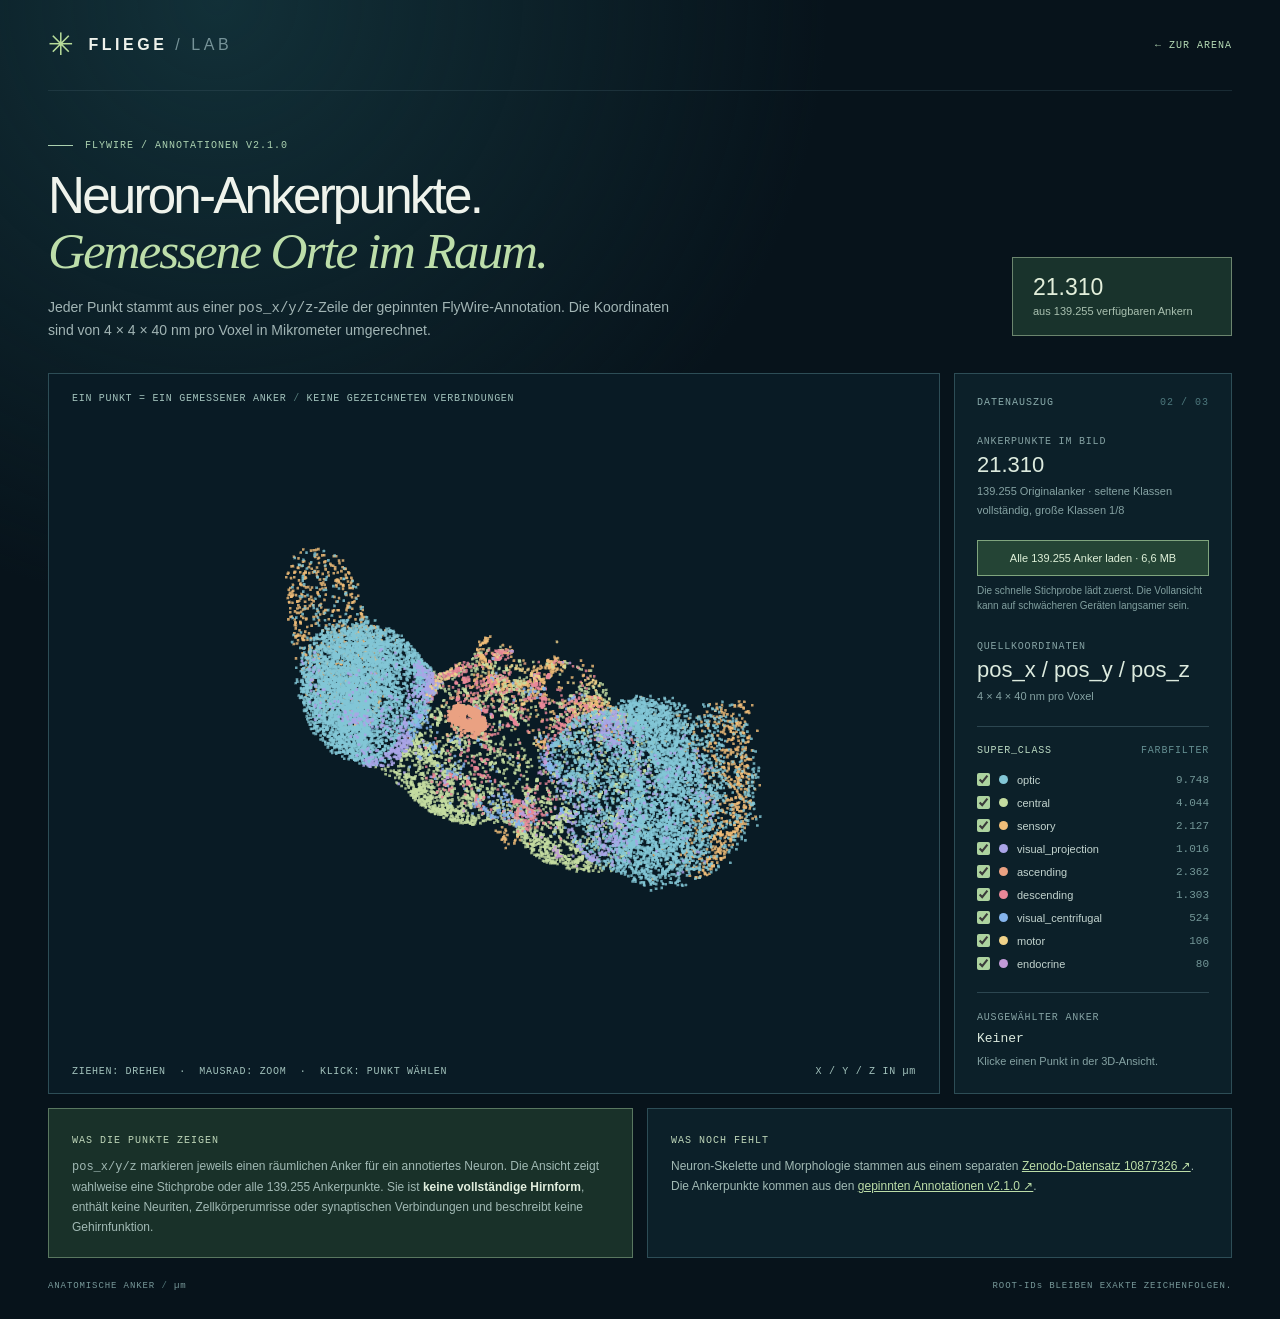
<file: app/brain.html>
<!doctype html>
<html lang="de">
  <head>
    <meta charset="utf-8" />
    <meta name="viewport" content="width=device-width, initial-scale=1" />
    <meta name="theme-color" content="#07131b" />
    <title>Neuron-Ankerpunkte · Fliege / Lab</title>
    <link rel="stylesheet" href="./style.css" />
    <link rel="stylesheet" href="./brain.css" />
  </head>
  <body>
    <main class="shell">
      <header class="topbar">
        <div class="brand"><span class="brand-icon">✳</span><span>FLIEGE<span class="brand-muted"> / LAB</span></span></div>
        <a class="top-return" href="./index.html">← ZUR ARENA</a>
      </header>

      <section class="brain-intro">
        <div>
          <div class="eyebrow"><span class="eyebrow-line"></span> FLYWIRE / ANNOTATIONEN V2.1.0</div>
          <h1>Neuron-Ankerpunkte.<br /><em>Gemessene Orte im Raum.</em></h1>
          <p>Jeder Punkt stammt aus einer <code>pos_x/y/z</code>-Zeile der gepinnten FlyWire-Annotation. Die Koordinaten sind von 4 × 4 × 40 nm pro Voxel in Mikrometer umgerechnet.</p>
        </div>
        <div class="anchor-badge"><strong id="point-count">WIRD GELADEN</strong><span>aus 139.255 verfügbaren Ankern</span></div>
      </section>

      <section class="brain-workspace" aria-label="Drehbare 3D-Punktansicht">
        <div class="brain-viewport-wrap">
          <div id="brain-scene" class="brain-viewport" aria-label="Drehbare 3D-Ansicht gemessener Neuron-Ankerpunkte"></div>
          <div class="brain-topline">EIN PUNKT = EIN GEMESSENER ANKER <span>/</span> KEINE GEZEICHNETEN VERBINDUNGEN</div>
          <div class="brain-bottomline"><span>ZIEHEN: DREHEN &nbsp;·&nbsp; MAUSRAD: ZOOM &nbsp;·&nbsp; KLICK: PUNKT WÄHLEN</span><span>X / Y / Z IN µm</span></div>
          <div id="brain-error" class="brain-error" hidden>Die Ankerpunkte konnten nicht geladen werden.</div>
        </div>
        <aside class="brain-sidebar">
          <div class="panel-top"><span>DATENAUSZUG</span><span class="panel-no">02 / 03</span></div>
          <div class="brain-stat"><span>ANKERPUNKTE IM BILD</span><strong id="shown-count">–</strong><small id="sample-detail">Reproduzierbare Auswahl</small></div>
          <button id="toggle-all" class="brain-load-button" type="button" aria-pressed="false" disabled>Alle 139.255 Anker laden · 6,6 MB</button>
          <p class="brain-load-note" id="load-note">Die schnelle Stichprobe lädt zuerst. Die Vollansicht kann auf schwächeren Geräten langsamer sein.</p>
          <div class="brain-stat"><span>QUELLKOORDINATEN</span><strong>pos_x / pos_y / pos_z</strong><small>4 × 4 × 40 nm pro Voxel</small></div>
          <div class="divider"></div>
          <div class="brain-legend-head">SUPER_CLASS <span>FARBFILTER</span></div>
          <div id="brain-legend" class="brain-legend">Klassifikation wird geladen …</div>
          <div class="divider"></div>
          <div class="brain-selected"><span>AUSGEWÄHLTER ANKER</span><strong id="selected-id">Keiner</strong><small id="selected-detail">Klicke einen Punkt in der 3D-Ansicht.</small></div>
        </aside>
      </section>

      <section class="brain-notes">
        <div class="note-emphasis"><span>WAS DIE PUNKTE ZEIGEN</span><p><code>pos_x/y/z</code> markieren jeweils einen räumlichen Anker für ein annotiertes Neuron. Die Ansicht zeigt wahlweise eine Stichprobe oder alle 139.255 Ankerpunkte. Sie ist <strong>keine vollständige Hirnform</strong>, enthält keine Neuriten, Zellkörperumrisse oder synaptischen Verbindungen und beschreibt keine Gehirnfunktion.</p></div>
        <div><span>WAS NOCH FEHLT</span><p>Neuron-Skelette und Morphologie stammen aus einem separaten <a href="https://zenodo.org/records/10877326" target="_blank" rel="noopener noreferrer">Zenodo-Datensatz 10877326 ↗</a>. Die Ankerpunkte kommen aus den <a href="https://github.com/flyconnectome/flywire_annotations/releases/tag/v2.1.0" target="_blank" rel="noopener noreferrer">gepinnten Annotationen v2.1.0 ↗</a>.</p></div>
      </section>
      <footer class="footer"><span>ANATOMISCHE ANKER <span class="footer-muted">/</span> µm</span><span>ROOT-IDs BLEIBEN EXAKTE ZEICHENFOLGEN.</span></footer>
    </main>
    <script type="module" src="./brain.js"></script>
  </body>
</html>
</file>
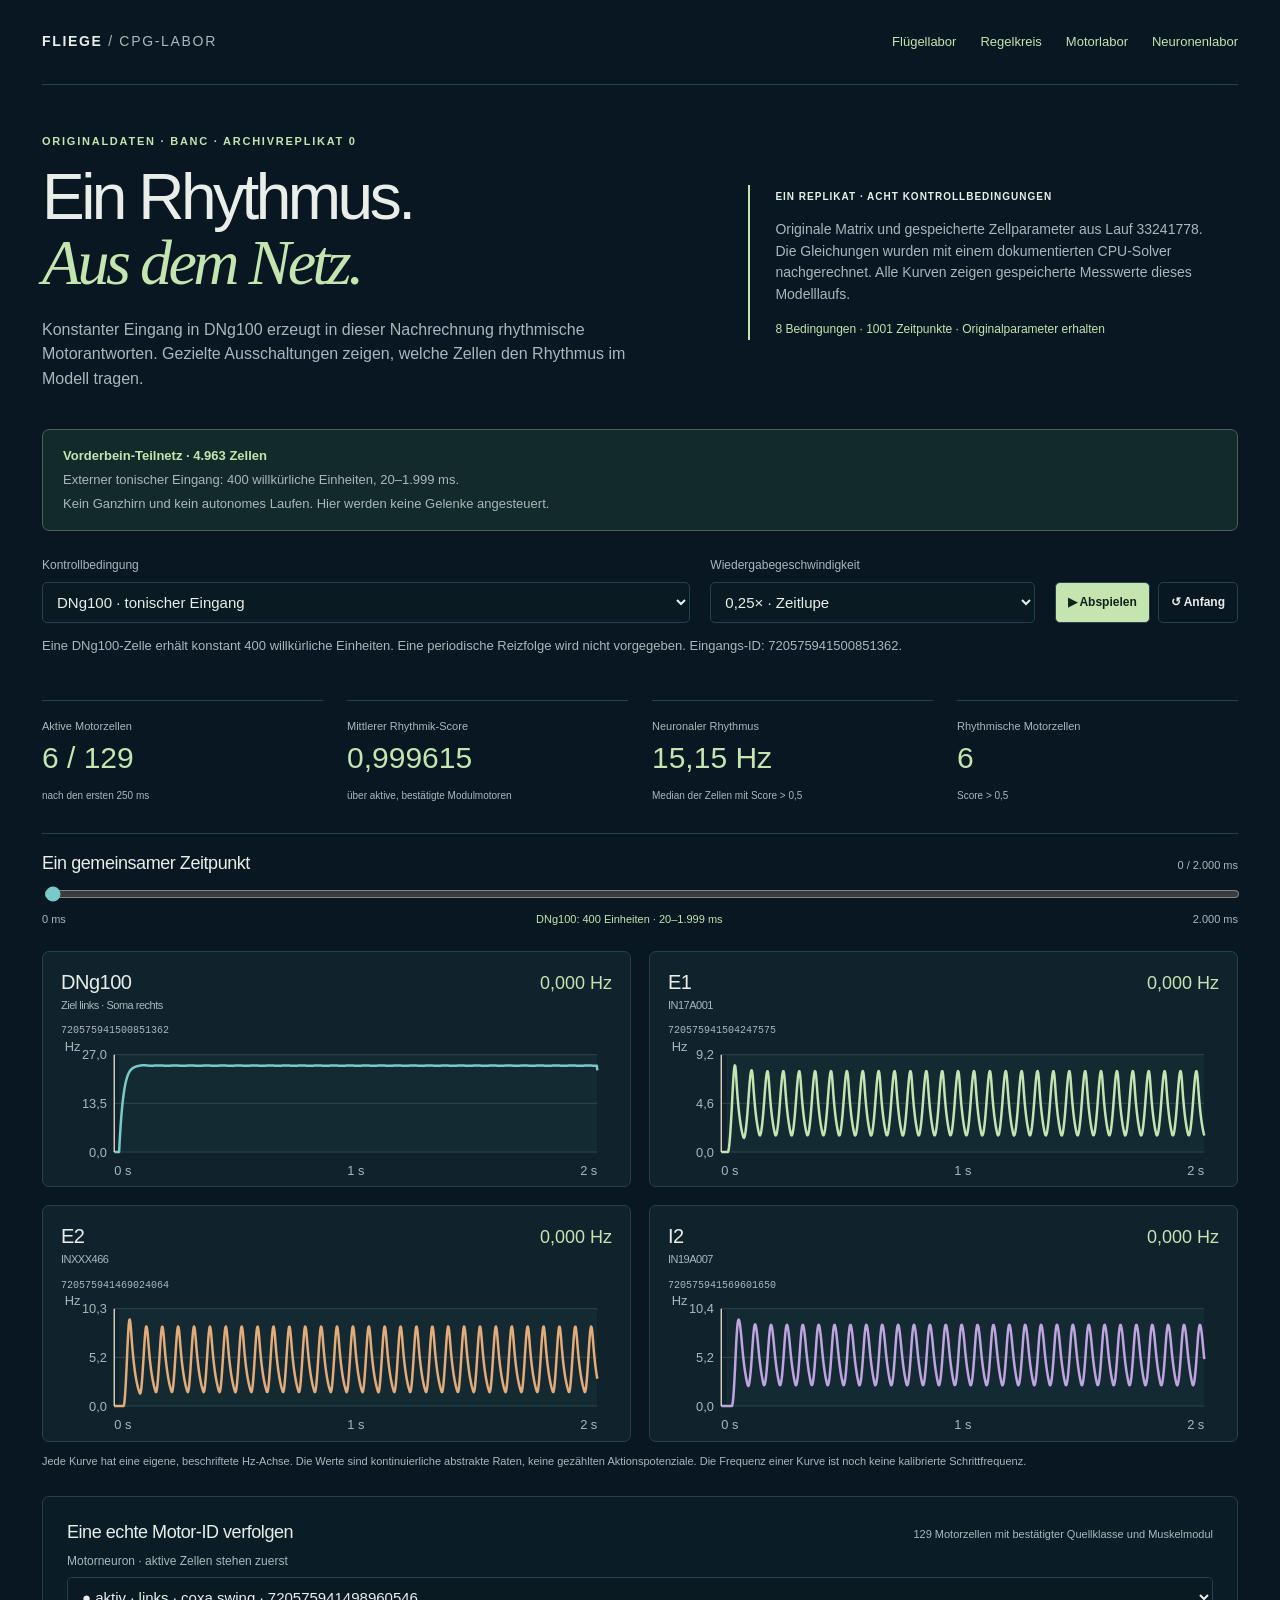
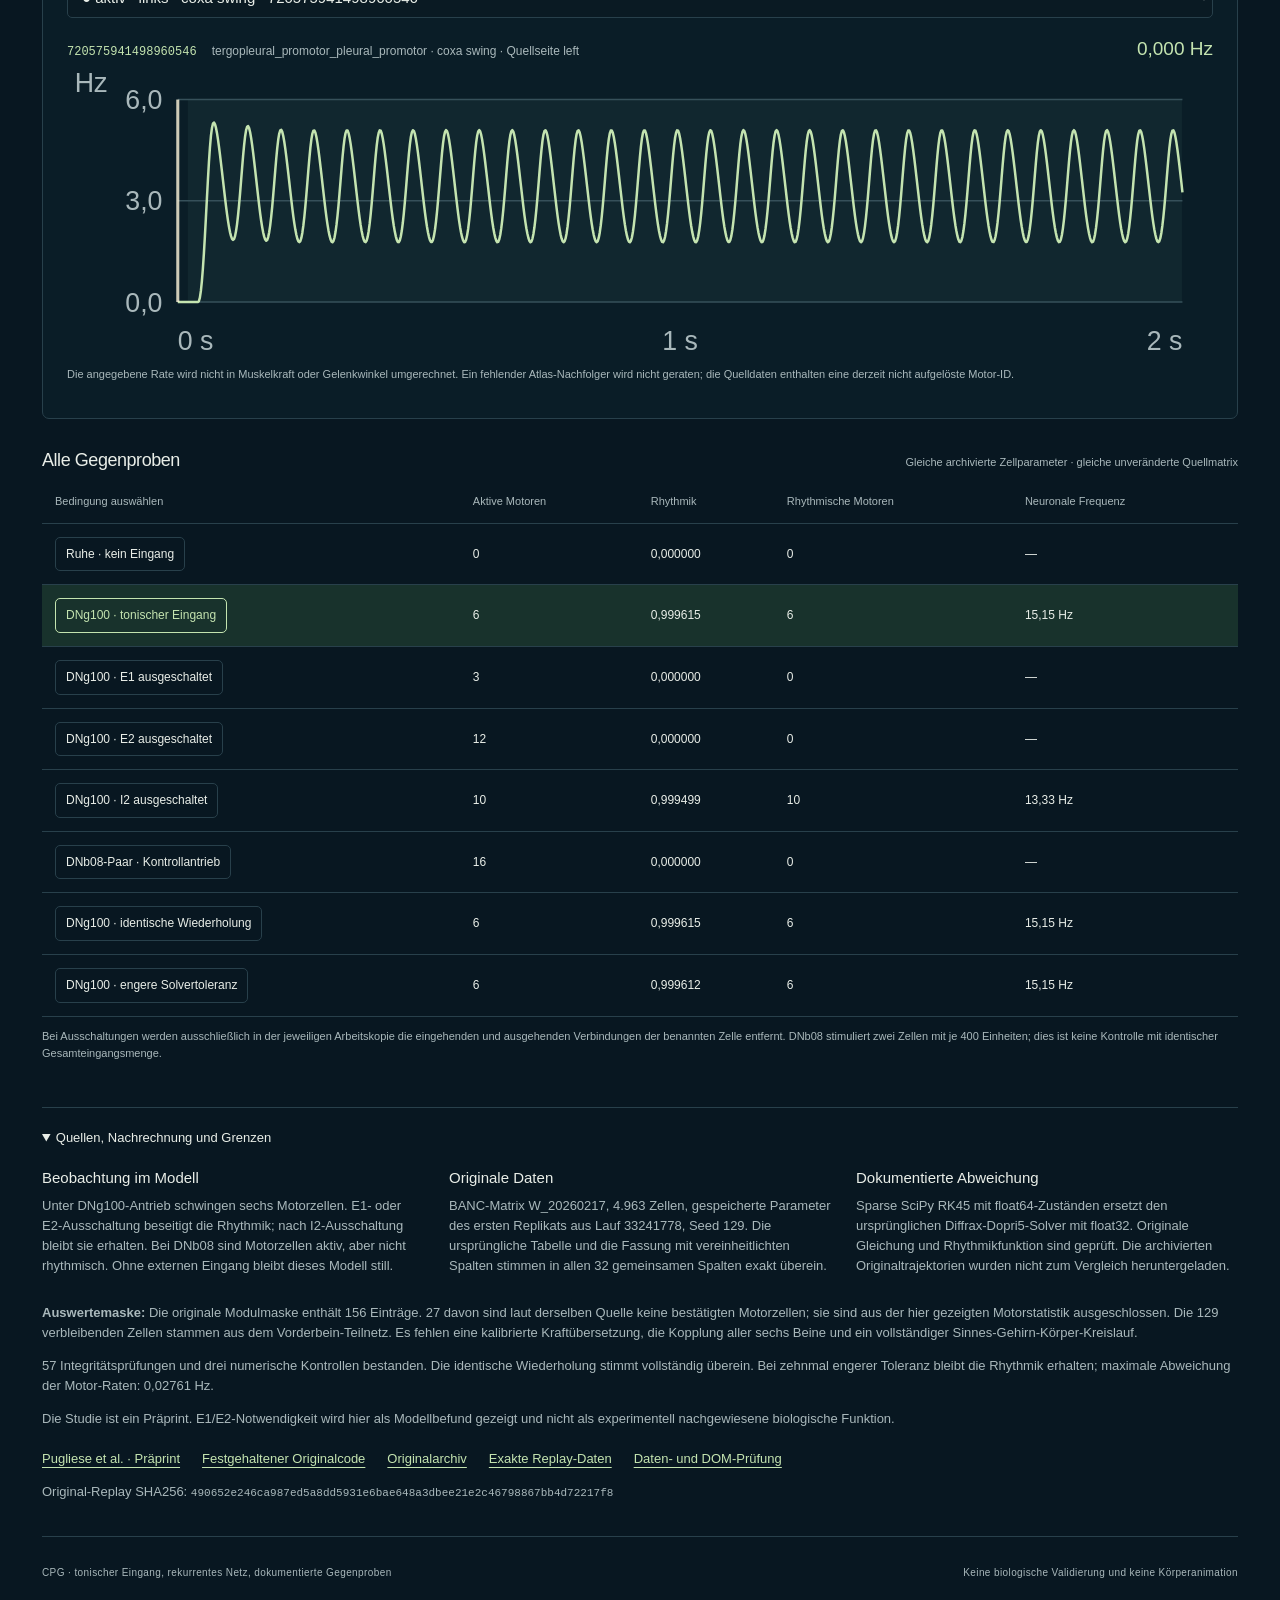
<file: app/cpg.html>
<!doctype html>
<html lang="de">
<head><meta charset="utf-8"><meta name="viewport" content="width=device-width,initial-scale=1"><meta name="theme-color" content="#081721"><title>CPG · Rhythmus aus dem Netz · Fliege</title><link rel="stylesheet" href="./lab.css"><link rel="stylesheet" href="./cpg.css"></head>
<body><main class="shell">
<header><a class="brand" href="./">FLIEGE <span>/ CPG-LABOR</span></a><nav><a href="./flight.html">Flügellabor</a><a href="./sensorimotor.html">Regelkreis</a><a href="./motor.html">Motorlabor</a><a href="./lab.html">Neuronenlabor</a></nav></header>
<section class="intro"><div><p class="eyebrow">ORIGINALDATEN · BANC · ARCHIVREPLIKAT 0</p><h1>Ein Rhythmus.<br><em>Aus dem Netz.</em></h1><p class="lede">Konstanter Eingang in DNg100 erzeugt in dieser Nachrechnung rhythmische Motorantworten. Gezielte Ausschaltungen zeigen, welche Zellen den Rhythmus im Modell tragen.</p></div><div class="experiment-note"><span class="tag">EIN REPLIKAT · ACHT KONTROLLBEDINGUNGEN</span><p>Originale Matrix und gespeicherte Zellparameter aus Lauf 33241778. Die Gleichungen wurden mit einem dokumentierten CPU-Solver nachgerechnet. Alle Kurven zeigen gespeicherte Messwerte dieses Modelllaufs.</p><span id="cpg-status" role="status" aria-live="polite">Zeitreihen werden geladen …</span></div></section>
<section class="scope-strip" aria-label="Reichweite des Versuchs"><strong>Vorderbein-Teilnetz · 4.963 Zellen</strong><span>Externer tonischer Eingang: 400 willkürliche Einheiten, 20–1.999 ms.</span><span>Kein Ganzhirn und kein autonomes Laufen. Hier werden keine Gelenke angesteuert.</span></section>
<section class="cpg-toolbar"><div><label for="cpg-condition">Kontrollbedingung</label><select id="cpg-condition" disabled></select></div><div><label for="cpg-speed">Wiedergabegeschwindigkeit</label><select id="cpg-speed"><option value="0.25">0,25× · Zeitlupe</option><option value="1">1× · Modellzeit</option><option value="0.1">0,1× · langsam</option></select></div><div class="buttons"><button id="cpg-play" disabled>▶ Abspielen</button><button class="secondary" id="cpg-reset" disabled>↺ Anfang</button></div></section>
<p id="cpg-condition-note" class="condition-note"></p>
<section class="cpg-metrics" aria-label="Ergebnis der gewählten Bedingung"><div><span>Aktive Motorzellen</span><strong id="cpg-active">–</strong><small>nach den ersten 250 ms</small></div><div><span>Mittlerer Rhythmik-Score</span><strong id="cpg-score">–</strong><small>über aktive, bestätigte Modulmotoren</small></div><div><span>Neuronaler Rhythmus</span><strong id="cpg-frequency">–</strong><small>Median der Zellen mit Score &gt; 0,5</small></div><div><span>Rhythmische Motorzellen</span><strong id="cpg-rhythmic">–</strong><small>Score &gt; 0,5</small></div></section>
<section class="timeline"><div class="section-title"><h2>Ein gemeinsamer Zeitpunkt</h2><span id="cpg-time">0 / 2.000 ms</span></div><input type="range" id="cpg-time-slider" min="0" max="1000" step="1" value="0" aria-label="Zeitpunkt in allen neuronalen Kurven" disabled><div class="timeline-labels"><span>0 ms</span><span id="cpg-input-note">–</span><span>2.000 ms</span></div></section>
<section class="cpg-traces" aria-label="CPG-Zeitreihen in Hertz">
<article class="cpg-trace"><div class="trace-title"><h2>DNg100 <small>Ziel links · Soma rechts</small></h2><strong data-rate="DNg100_target_left">–</strong></div><code data-root="DNg100_target_left"></code><svg data-trace="DNg100_target_left" viewBox="0 0 600 150" role="img" aria-label="DNg100 Rate über zwei Sekunden"></svg></article>
<article class="cpg-trace"><div class="trace-title"><h2>E1 <small>IN17A001</small></h2><strong data-rate="E1">–</strong></div><code data-root="E1"></code><svg data-trace="E1" viewBox="0 0 600 150" role="img" aria-label="E1 Rate über zwei Sekunden"></svg></article>
<article class="cpg-trace"><div class="trace-title"><h2>E2 <small>INXXX466</small></h2><strong data-rate="E2">–</strong></div><code data-root="E2"></code><svg data-trace="E2" viewBox="0 0 600 150" role="img" aria-label="E2 Rate über zwei Sekunden"></svg></article>
<article class="cpg-trace"><div class="trace-title"><h2>I2 <small>IN19A007</small></h2><strong data-rate="I2">–</strong></div><code data-root="I2"></code><svg data-trace="I2" viewBox="0 0 600 150" role="img" aria-label="I2 Rate über zwei Sekunden"></svg></article>
</section>
<p class="muted small">Jede Kurve hat eine eigene, beschriftete Hz-Achse. Die Werte sind kontinuierliche abstrakte Raten, keine gezählten Aktionspotenziale. Die Frequenz einer Kurve ist noch keine kalibrierte Schrittfrequenz.</p>
<section class="cpg-motor-panel"><div class="section-title"><h2>Eine echte Motor-ID verfolgen</h2><span>129 Motorzellen mit bestätigter Quellklasse und Muskelmodul</span></div><label for="cpg-motor">Motorneuron · aktive Zellen stehen zuerst</label><select id="cpg-motor" disabled></select><div class="motor-description"><code id="cpg-motor-id"></code><span id="cpg-motor-type"></span><strong id="cpg-motor-rate">–</strong></div><svg id="cpg-motor-trace" viewBox="0 0 600 150" role="img" aria-label="Rate des ausgewählten Motorneurons über zwei Sekunden"></svg><p class="small muted">Die angegebene Rate wird nicht in Muskelkraft oder Gelenkwinkel umgerechnet. Ein fehlender Atlas-Nachfolger wird nicht geraten; die Quelldaten enthalten eine derzeit nicht aufgelöste Motor-ID.</p></section>
<section class="results"><div class="section-title"><h2>Alle Gegenproben</h2><span>Gleiche archivierte Zellparameter · gleiche unveränderte Quellmatrix</span></div><div class="table-wrap"><table><thead><tr><th>Bedingung auswählen</th><th>Aktive Motoren</th><th>Rhythmik</th><th>Rhythmische Motoren</th><th>Neuronale Frequenz</th></tr></thead><tbody id="cpg-comparisons"></tbody></table></div><p class="small muted">Bei Ausschaltungen werden ausschließlich in der jeweiligen Arbeitskopie die eingehenden und ausgehenden Verbindungen der benannten Zelle entfernt. DNb08 stimuliert zwei Zellen mit je 400 Einheiten; dies ist keine Kontrolle mit identischer Gesamteingangsmenge.</p></section>
<details class="methods" open><summary>Quellen, Nachrechnung und Grenzen</summary><div class="cpg-method-grid"><div><h3>Beobachtung im Modell</h3><p>Unter DNg100-Antrieb schwingen sechs Motorzellen. E1- oder E2-Ausschaltung beseitigt die Rhythmik; nach I2-Ausschaltung bleibt sie erhalten. Bei DNb08 sind Motorzellen aktiv, aber nicht rhythmisch. Ohne externen Eingang bleibt dieses Modell still.</p></div><div><h3>Originale Daten</h3><p>BANC-Matrix W_20260217, 4.963 Zellen, gespeicherte Parameter des ersten Replikats aus Lauf 33241778, Seed 129. Die ursprüngliche Tabelle und die Fassung mit vereinheitlichten Spalten stimmen in allen 32 gemeinsamen Spalten exakt überein.</p></div><div><h3>Dokumentierte Abweichung</h3><p>Sparse SciPy RK45 mit float64-Zuständen ersetzt den ursprünglichen Diffrax-Dopri5-Solver mit float32. Originale Gleichung und Rhythmikfunktion sind geprüft. Die archivierten Originaltrajektorien wurden nicht zum Vergleich heruntergeladen.</p></div></div><p><strong>Auswertemaske:</strong> Die originale Modulmaske enthält 156 Einträge. 27 davon sind laut derselben Quelle keine bestätigten Motorzellen; sie sind aus der hier gezeigten Motorstatistik ausgeschlossen. Die 129 verbleibenden Zellen stammen aus dem Vorderbein-Teilnetz. Es fehlen eine kalibrierte Kraftübersetzung, die Kopplung aller sechs Beine und ein vollständiger Sinnes-Gehirn-Körper-Kreislauf.</p><p id="cpg-numerics"></p><p>Die Studie ist ein Präprint. E1/E2-Notwendigkeit wird hier als Modellbefund gezeigt und nicht als experimentell nachgewiesene biologische Funktion.</p><div class="links"><a href="https://pmc.ncbi.nlm.nih.gov/articles/PMC13142387/" target="_blank" rel="noreferrer">Pugliese et al. · Präprint</a><a href="https://github.com/smpuglie/Pugliese_2026/tree/10e7661bf414ba7b4c2edf795cd36d0f878c17c0" target="_blank" rel="noreferrer">Festgehaltener Originalcode</a><a href="https://doi.org/10.5281/zenodo.22260924" target="_blank" rel="noreferrer">Originalarchiv</a><a href="./data/cpg_replay.json" download>Exakte Replay-Daten</a><a href="./data/cpg_viewer_audit.json">Daten- und DOM-Prüfung</a></div><p class="provenance-line">Original-Replay SHA256: <code id="cpg-source-hash">–</code></p></details>
<footer>CPG · tonischer Eingang, rekurrentes Netz, dokumentierte Gegenproben <span>Keine biologische Validierung und keine Körperanimation</span></footer>
</main><script type="module" src="./cpg.js"></script></body></html>
</file>
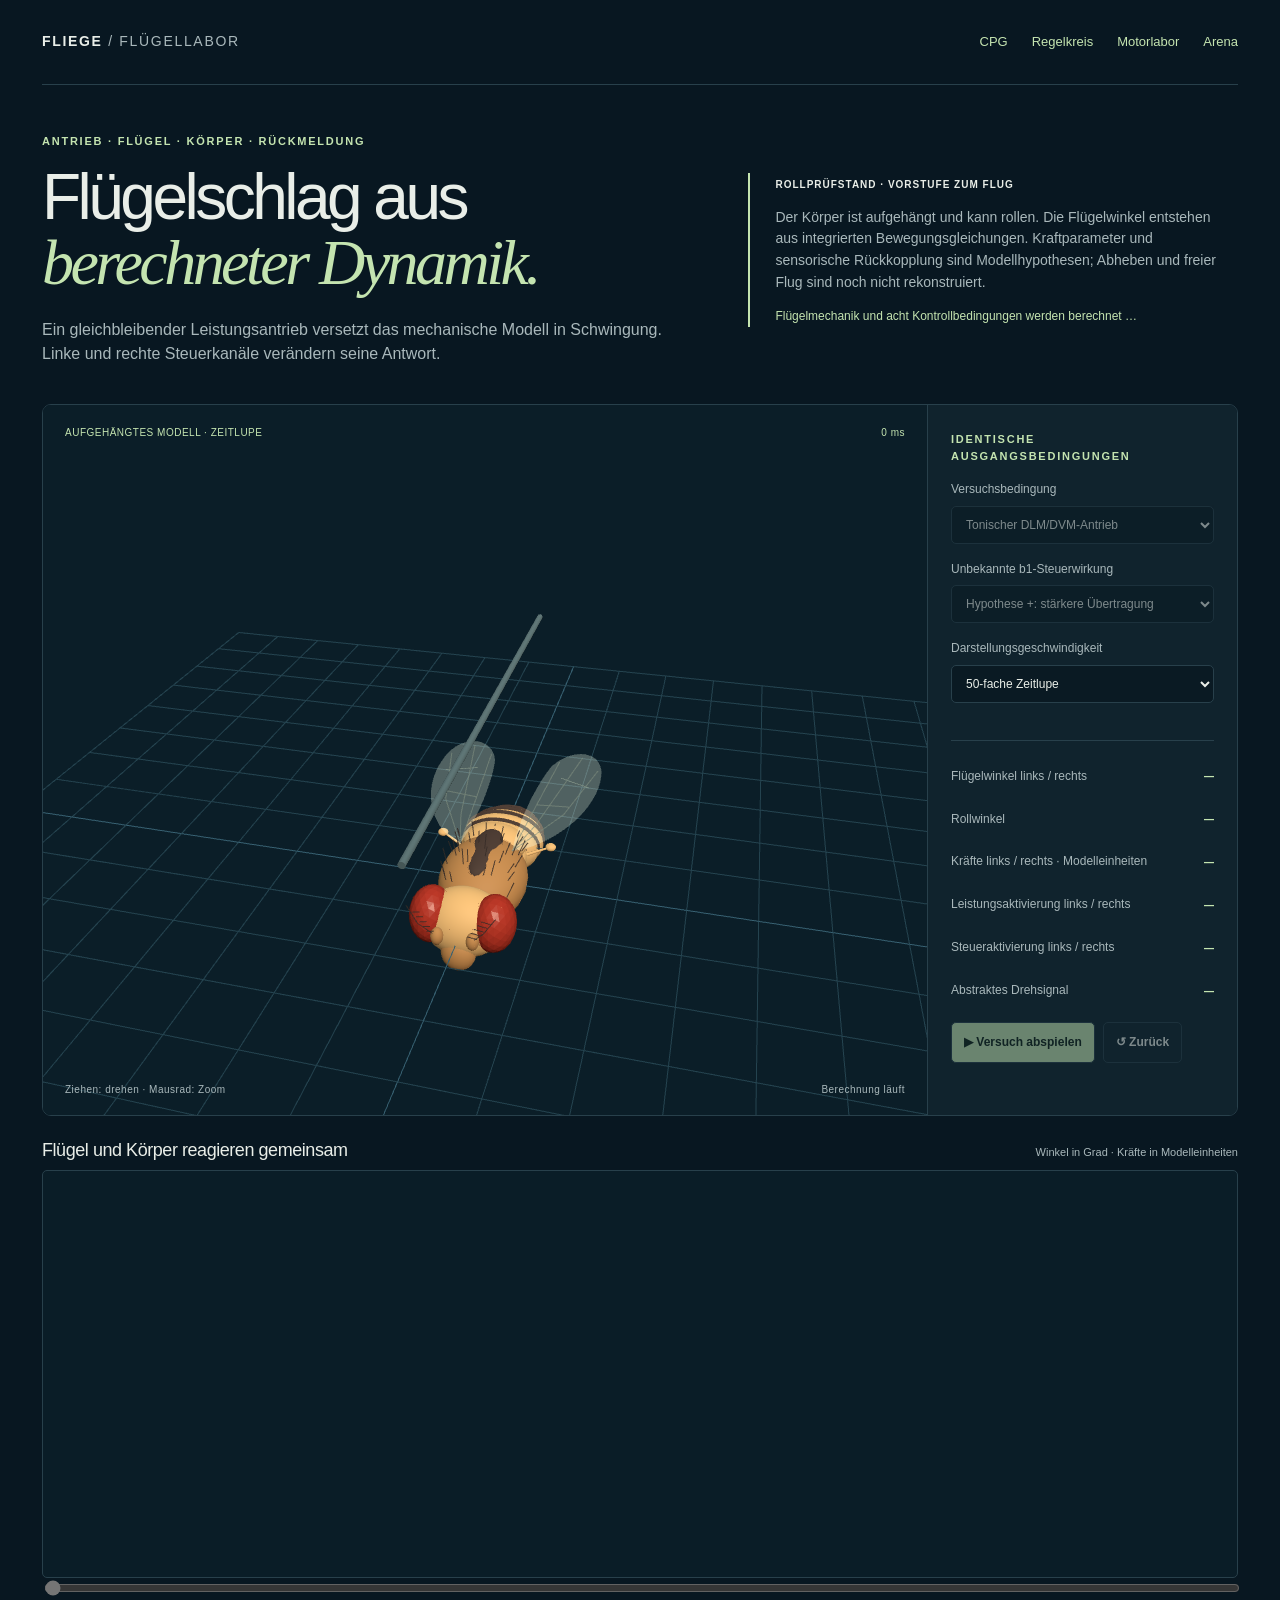
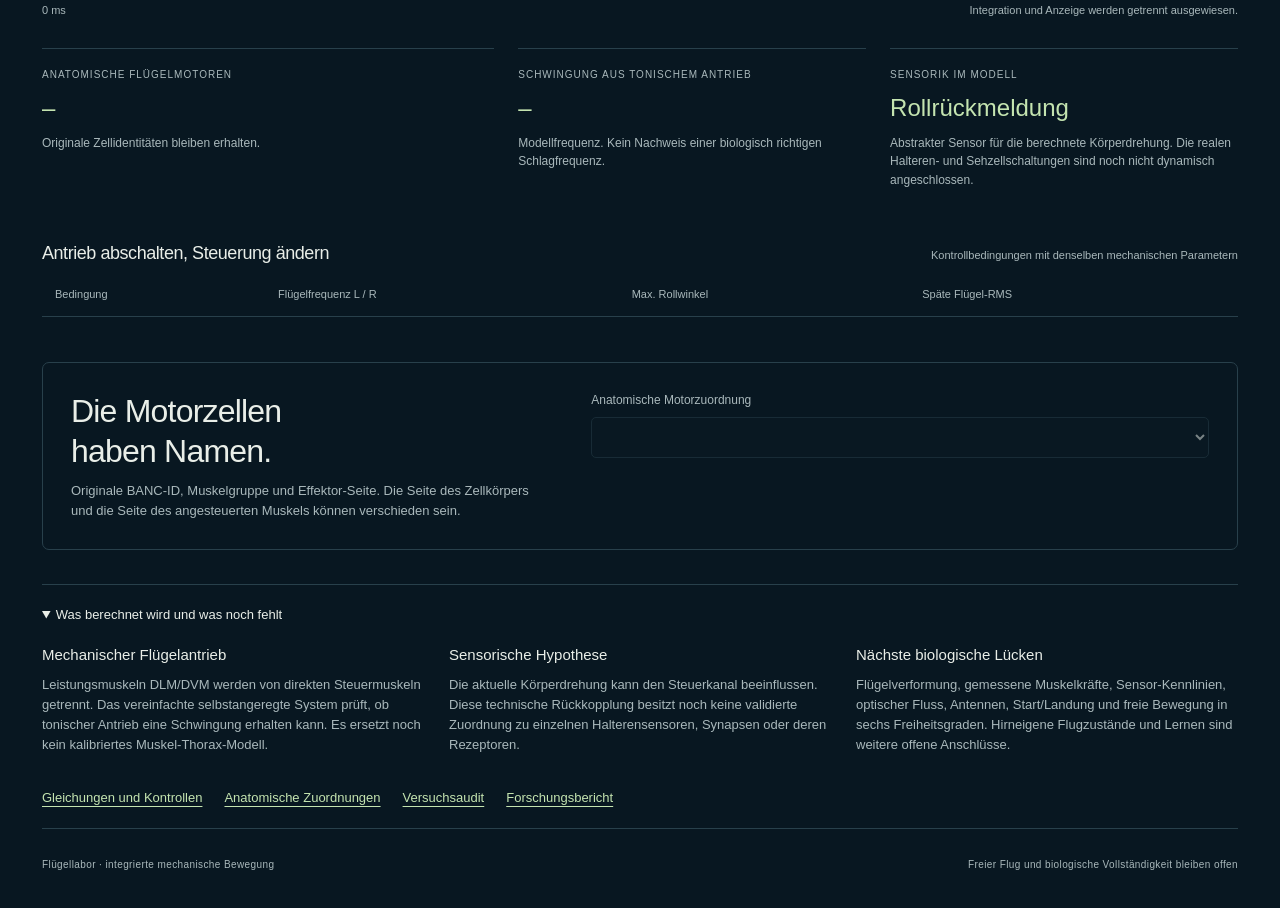
<file: app/flight.html>
<!doctype html>
<html lang="de"><head><meta charset="utf-8"><meta name="viewport" content="width=device-width,initial-scale=1"><meta name="theme-color" content="#081721"><title>Flügellabor · Fliege</title><link rel="stylesheet" href="./lab.css"><link rel="stylesheet" href="./motor.css"><link rel="stylesheet" href="./flight.css"></head>
<body><main class="shell">
<header><a class="brand" href="./">FLIEGE <span>/ FLÜGELLABOR</span></a><nav><a href="./cpg.html">CPG</a><a href="./sensorimotor.html">Regelkreis</a><a href="./motor.html">Motorlabor</a><a href="./">Arena</a></nav></header>
<section class="intro"><div><p class="eyebrow">ANTRIEB · FLÜGEL · KÖRPER · RÜCKMELDUNG</p><h1>Flügelschlag aus<br><em>berechneter Dynamik.</em></h1><p class="lede">Ein gleichbleibender Leistungsantrieb versetzt das mechanische Modell in Schwingung. Linke und rechte Steuerkanäle verändern seine Antwort.</p></div><div class="experiment-note"><span class="tag">ROLLPRÜFSTAND · VORSTUFE ZUM FLUG</span><p>Der Körper ist aufgehängt und kann rollen. Die Flügelwinkel entstehen aus integrierten Bewegungsgleichungen. Kraftparameter und sensorische Rückkopplung sind Modellhypothesen; Abheben und freier Flug sind noch nicht rekonstruiert.</p><span id="fl-status" role="status">Anatomische Zuordnungen und Flugversuche werden geladen …</span></div></section>
<section class="lab-grid"><div class="stage"><div class="stage-top"><span>AUFGEHÄNGTES MODELL · ZEITLUPE</span><span id="fl-time">0 ms</span></div><div id="fl-scene" aria-label="3D-Fliege mit physikalisch berechneten Flügelwinkeln auf einem Rollprüfstand"></div><div class="stage-bottom"><span>Ziehen: drehen · Mausrad: Zoom</span><span id="fl-mode">Berechnung läuft</span></div><p id="fl-scene-error" class="stage-error" hidden></p></div><aside class="controls flight-controls"><p class="eyebrow">IDENTISCHE AUSGANGSBEDINGUNGEN</p>
<label for="fl-condition">Versuchsbedingung</label><select id="fl-condition" disabled></select>
<label for="fl-polarity">Unbekannte b1-Steuerwirkung</label><select id="fl-polarity" disabled><option value="1">Hypothese +: stärkere Übertragung</option><option value="-1">Hypothese −: schwächere Übertragung</option></select>
<label for="fl-speed">Darstellungsgeschwindigkeit</label><select id="fl-speed"><option value="0.02">50-fache Zeitlupe</option><option value="0.1">10-fache Zeitlupe</option><option value="1">Echtzeit (Flügelschlag nicht auflösbar)</option></select>
<div class="rule"></div><div class="metric"><span>Flügelwinkel links / rechts</span><strong id="fl-stroke">–</strong></div><div class="metric"><span>Rollwinkel</span><strong id="fl-roll">–</strong></div><div class="metric"><span>Kräfte links / rechts · Modelleinheiten</span><strong id="fl-force">–</strong></div><div class="metric"><span>Leistungsaktivierung links / rechts</span><strong id="fl-power">–</strong></div><div class="metric"><span>Steueraktivierung links / rechts</span><strong id="fl-steer">–</strong></div><div class="metric"><span>Abstraktes Drehsignal</span><strong id="fl-sensor">–</strong></div>
<div class="buttons"><button id="fl-play" disabled>▶ Versuch abspielen</button><button id="fl-reset" class="secondary" disabled>↺ Zurück</button></div><p id="fl-condition-note" class="small muted"></p></aside></section>
<section class="trace-panel"><div class="section-title"><h2>Flügel und Körper reagieren gemeinsam</h2><span>Winkel in Grad · Kräfte in Modelleinheiten</span></div><svg id="fl-trace" viewBox="0 0 1000 340" role="img" aria-label="Zeitverlauf der berechneten Flügelwinkel, Kräfte und Rollbewegung"></svg><input id="fl-scrubber" type="range" min="0" max="800" step="0.2" value="0" aria-label="Zeitpunkt im Flügelversuch" disabled><div class="timeline-labels"><span>0 ms</span><span id="fl-timing">Integration und Anzeige werden getrennt ausgewiesen.</span></div></section>
<section class="motor-readout"><div><span>ANATOMISCHE FLÜGELMOTOREN</span><strong id="fl-mapping-count">–</strong><p id="fl-mapping-note">Originale Zellidentitäten bleiben erhalten.</p></div><div><span>SCHWINGUNG AUS TONISCHEM ANTRIEB</span><strong id="fl-frequency">–</strong><p>Modellfrequenz. Kein Nachweis einer biologisch richtigen Schlagfrequenz.</p></div><div><span>SENSORIK IM MODELL</span><strong>Rollrückmeldung</strong><p>Abstrakter Sensor für die berechnete Körperdrehung. Die realen Halteren- und Sehzellschaltungen sind noch nicht dynamisch angeschlossen.</p></div></section>
<section class="results"><div class="section-title"><h2>Antrieb abschalten, Steuerung ändern</h2><span>Kontrollbedingungen mit denselben mechanischen Parametern</span></div><div class="table-wrap"><table><thead><tr><th>Bedingung</th><th>Flügelfrequenz L / R</th><th>Max. Rollwinkel</th><th>Späte Flügel-RMS</th></tr></thead><tbody id="fl-comparisons"></tbody></table></div><p class="small muted" id="fl-audit-note"></p></section>
<section class="lookup"><div><h2>Die Motorzellen<br>haben Namen.</h2><p class="muted">Originale BANC-ID, Muskelgruppe und Effektor-Seite. Die Seite des Zellkörpers und die Seite des angesteuerten Muskels können verschieden sein.</p></div><div><label for="fl-neuron">Anatomische Motorzuordnung</label><select id="fl-neuron" disabled></select><div id="fl-neuron-detail" class="prose"></div></div></section>
<details class="methods" open><summary>Was berechnet wird und was noch fehlt</summary><div class="motor-method-grid"><div><h3>Mechanischer Flügelantrieb</h3><p>Leistungsmuskeln DLM/DVM werden von direkten Steuermuskeln getrennt. Das vereinfachte selbstangeregte System prüft, ob tonischer Antrieb eine Schwingung erhalten kann. Es ersetzt noch kein kalibriertes Muskel-Thorax-Modell.</p></div><div><h3>Sensorische Hypothese</h3><p>Die aktuelle Körperdrehung kann den Steuerkanal beeinflussen. Diese technische Rückkopplung besitzt noch keine validierte Zuordnung zu einzelnen Halterensensoren, Synapsen oder deren Rezeptoren.</p></div><div><h3>Nächste biologische Lücken</h3><p>Flügelverformung, gemessene Muskelkräfte, Sensor-Kennlinien, optischer Fluss, Antennen, Start/Landung und freie Bewegung in sechs Freiheitsgraden. Hirneigene Flugzustände und Lernen sind weitere offene Anschlüsse.</p></div></div><p id="fl-parameters" class="prose"></p><div class="links"><a href="./FLIGHT_METHODS.md">Gleichungen und Kontrollen</a><a href="./data/flight_control_mapping.json">Anatomische Zuordnungen</a><a href="./data/flight_audit.json">Versuchsaudit</a><a href="https://github.com/IT-EXPRESS-Bayern/Fliege/blob/main/docs/publication/README.md">Forschungsbericht</a></div></details>
<footer>Flügellabor · integrierte mechanische Bewegung <span>Freier Flug und biologische Vollständigkeit bleiben offen</span></footer>
</main><script type="module" src="./flight.js"></script></body></html>
</file>
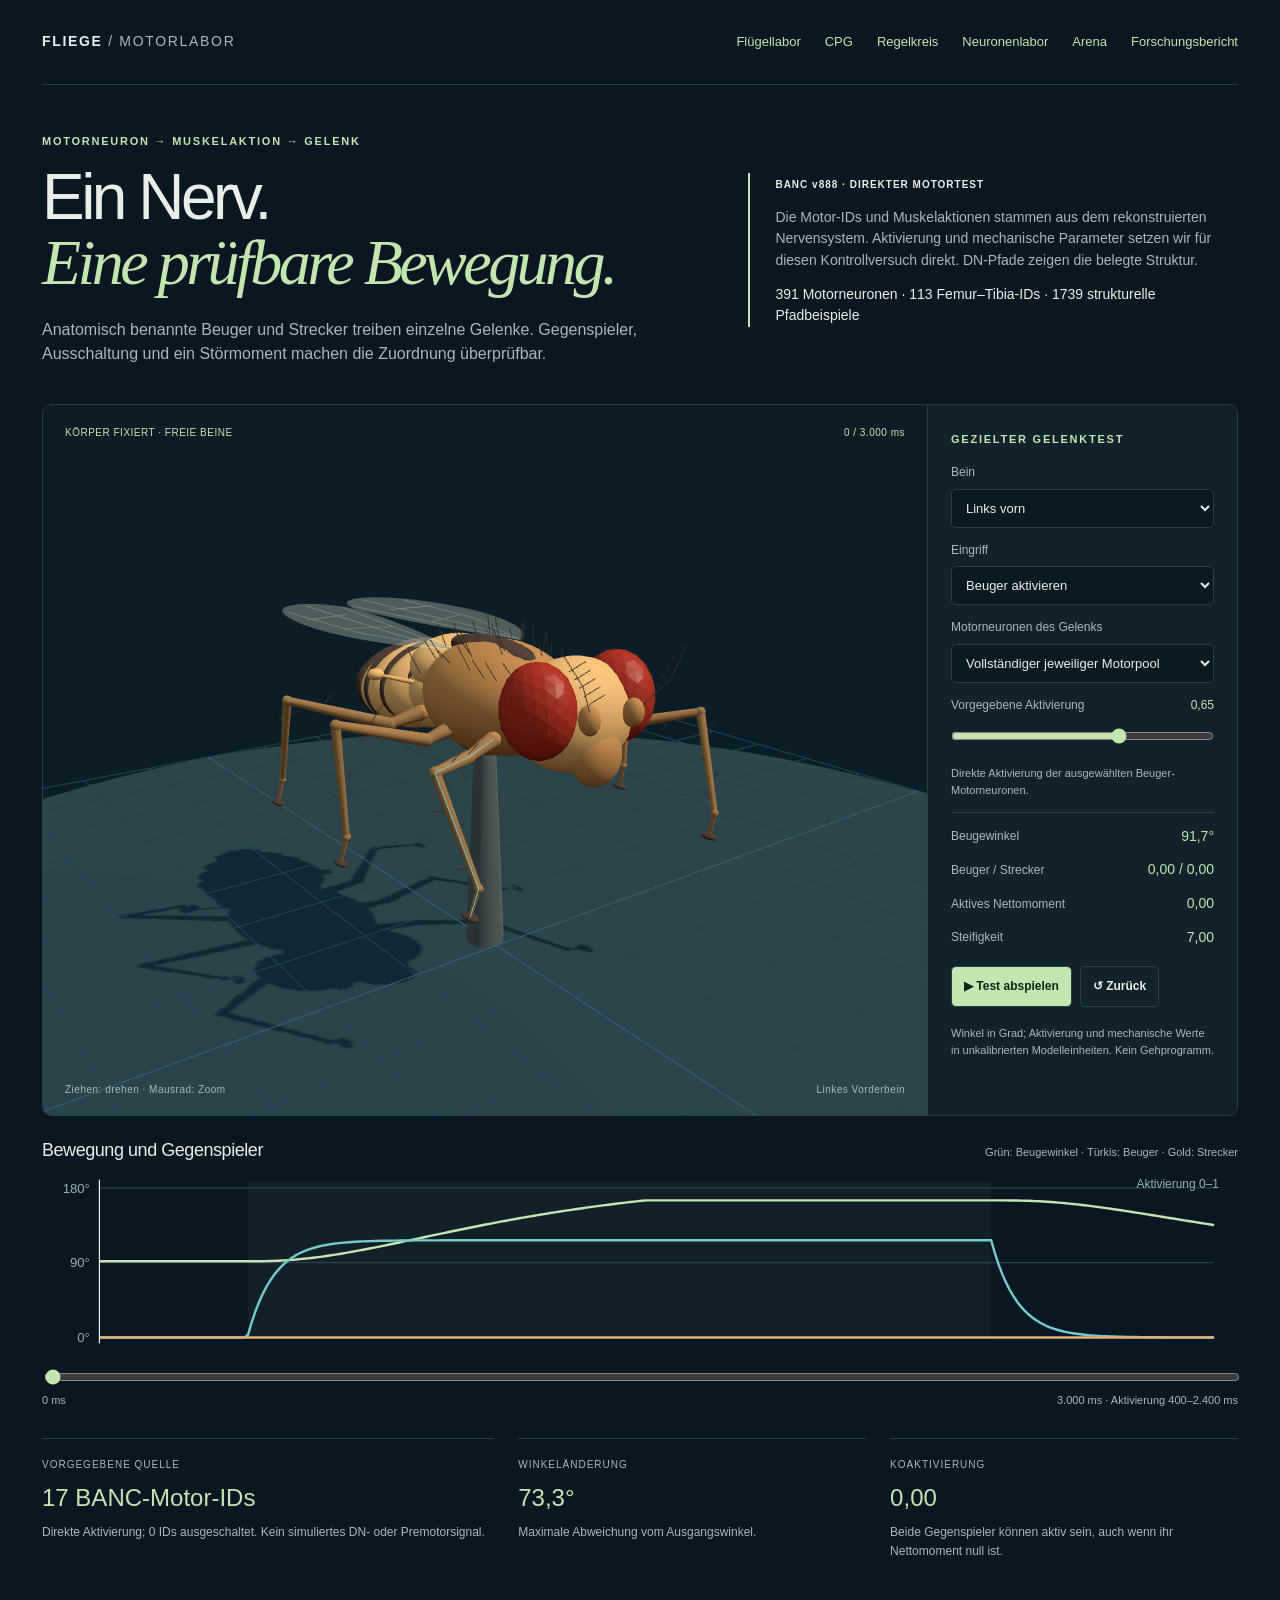
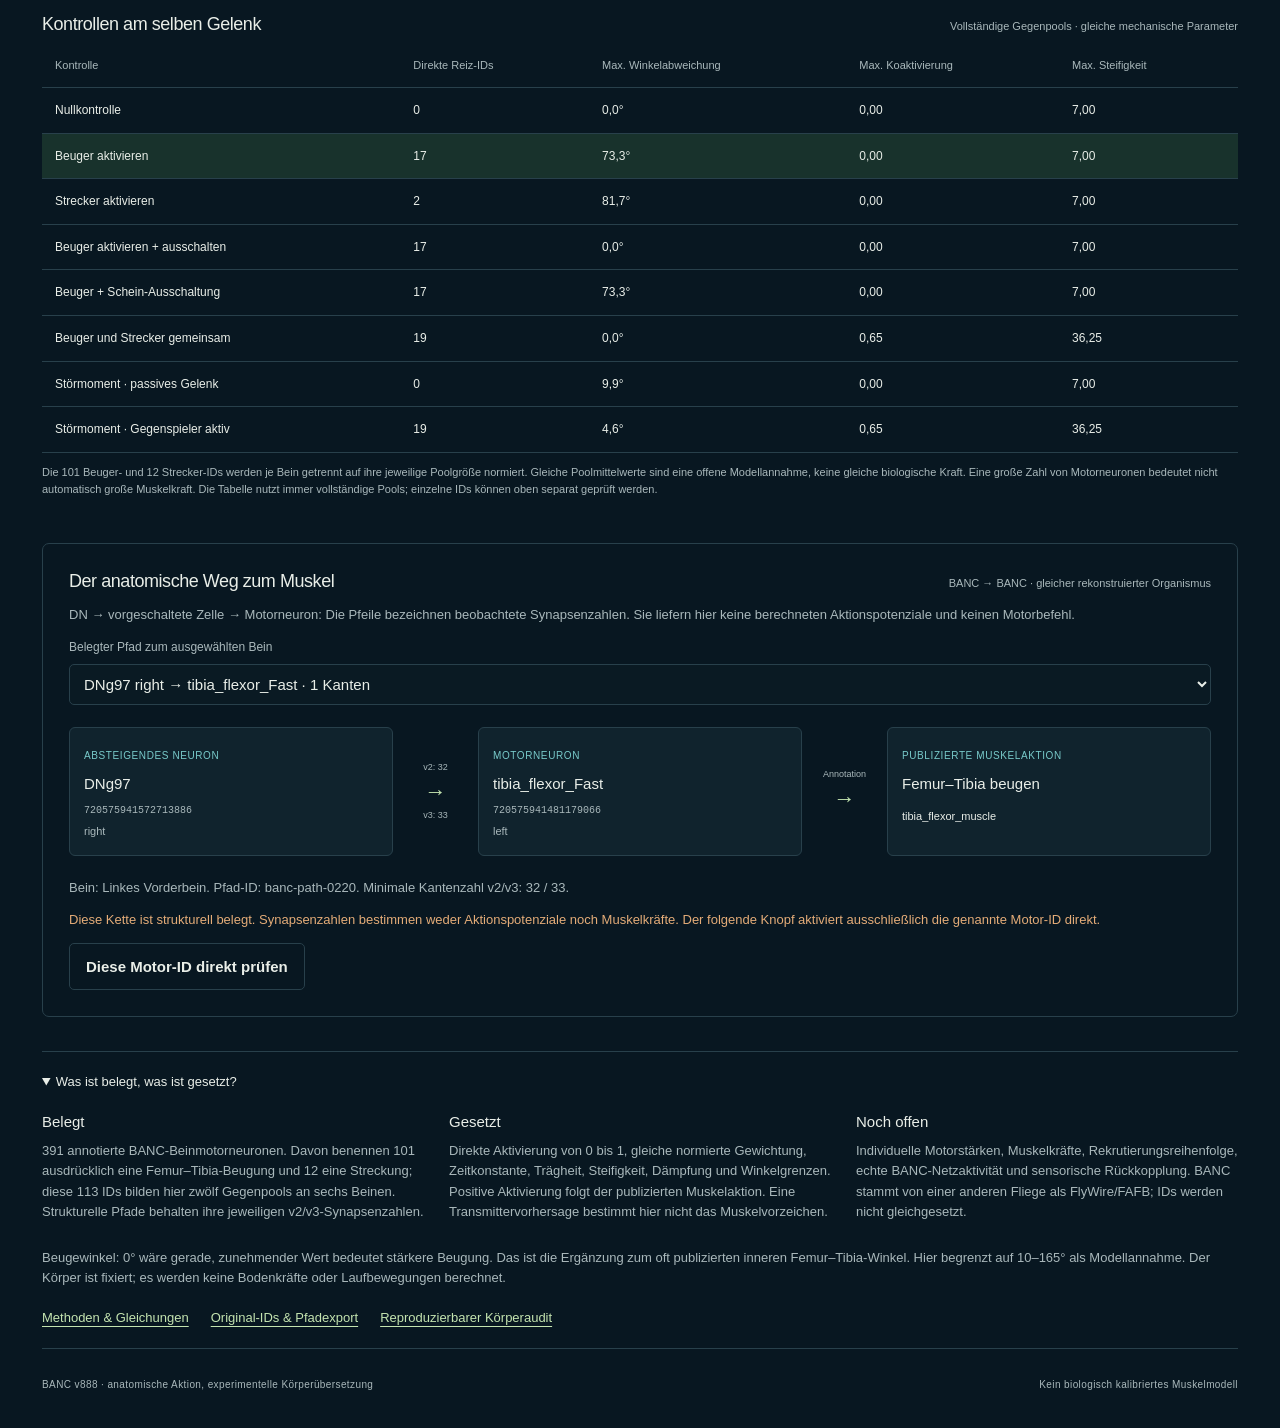
<file: app/motor.html>
<!doctype html>
<html lang="de"><head><meta charset="utf-8" /><meta name="viewport" content="width=device-width,initial-scale=1" /><meta name="theme-color" content="#081721" /><title>Motorlabor · Fliege</title><link rel="stylesheet" href="./lab.css" /><link rel="stylesheet" href="./motor.css" /></head>
<body><main class="shell">
<header><a class="brand" href="./">FLIEGE <span>/ MOTORLABOR</span></a><nav><a href="./flight.html">Flügellabor</a><a href="./cpg.html">CPG</a><a href="./sensorimotor.html">Regelkreis</a><a href="./lab.html">Neuronenlabor</a><a href="./">Arena</a><a href="https://github.com/IT-EXPRESS-Bayern/Fliege/blob/main/docs/publication/README.md">Forschungsbericht</a></nav></header>
<section class="intro"><div><p class="eyebrow">MOTORNEURON → MUSKELAKTION → GELENK</p><h1>Ein Nerv.<br /><em>Eine prüfbare Bewegung.</em></h1><p class="lede">Anatomisch benannte Beuger und Strecker treiben einzelne Gelenke. Gegenspieler, Ausschaltung und ein Störmoment machen die Zuordnung überprüfbar.</p></div><div class="experiment-note"><span class="tag">BANC v888 · DIREKTER MOTORTEST</span><p>Die Motor-IDs und Muskelaktionen stammen aus dem rekonstruierten Nervensystem. Aktivierung und mechanische Parameter setzen wir für diesen Kontrollversuch direkt. DN-Pfade zeigen die belegte Struktur.</p><span id="motor-load" role="status">Motorzuordnungen werden geladen …</span></div></section>
<section class="lab-grid"><div class="stage"><div class="stage-top"><span>KÖRPER FIXIERT · FREIE BEINE</span><span id="motor-time">0 / 3.000 ms</span></div><div id="motor-scene" aria-label="Fixierter 3D-Fliegenkörper mit einzeln motorisch angesteuertem Gelenk"></div><div class="stage-bottom"><span>Ziehen: drehen · Mausrad: Zoom</span><span id="selected-leg-label">Linkes Vorderbein</span></div><p class="stage-error" id="motor-scene-error" hidden></p></div><aside class="controls motor-controls"><p class="eyebrow">GEZIELTER GELENKTEST</p><label for="motor-leg">Bein</label><select id="motor-leg"><option value="LF">Links vorn</option><option value="RF">Rechts vorn</option><option value="LM">Links Mitte</option><option value="RM">Rechts Mitte</option><option value="LH">Links hinten</option><option value="RH">Rechts hinten</option></select><label for="motor-condition">Eingriff</label><select id="motor-condition" disabled></select><label for="motor-selection">Motorneuronen des Gelenks</label><select id="motor-selection" disabled></select><label for="motor-amplitude">Vorgegebene Aktivierung <span id="amplitude-label">0,65</span></label><input id="motor-amplitude" type="range" min="0" max="1" step="0.05" value="0.65" /><p id="motor-test-description" class="muted small"></p><div class="rule"></div><div class="metric"><span>Beugewinkel</span><strong id="motor-angle">–</strong></div><div class="metric"><span>Beuger / Strecker</span><strong id="motor-activation">–</strong></div><div class="metric"><span>Aktives Nettomoment</span><strong id="motor-torque">–</strong></div><div class="metric"><span>Steifigkeit</span><strong id="motor-stiffness">–</strong></div><div class="buttons"><button id="motor-play" disabled>▶ Test abspielen</button><button id="motor-reset" class="secondary" disabled>↺ Zurück</button></div><p class="small muted">Winkel in Grad; Aktivierung und mechanische Werte in unkalibrierten Modelleinheiten. Kein Gehprogramm.</p></aside></section>
<section class="trace-panel"><div class="section-title"><h2>Bewegung und Gegenspieler</h2><span>Grün: Beugewinkel · Türkis: Beuger · Gold: Strecker</span></div><svg id="motor-trace" viewBox="0 0 1000 160" role="img" aria-label="Zeitverlauf von Gelenkwinkel und antagonistischer Aktivierung"></svg><input id="motor-scrubber" type="range" min="0" max="3000" step="2" value="0" aria-label="Zeitpunkt im Motorversuch" disabled /><div class="timeline-labels"><span>0 ms</span><span>3.000 ms · Aktivierung 400–2.400 ms</span></div></section>
<section class="motor-readout"><div><span>VORGEGEBENE QUELLE</span><strong id="motor-id-summary">–</strong><p id="motor-source-note"></p></div><div><span>WINKELÄNDERUNG</span><strong id="motor-peak">–</strong><p>Maximale Abweichung vom Ausgangswinkel.</p></div><div><span>KOAKTIVIERUNG</span><strong id="motor-coactivation">–</strong><p>Beide Gegenspieler können aktiv sein, auch wenn ihr Nettomoment null ist.</p></div></section>
<section class="results"><div class="section-title"><h2>Kontrollen am selben Gelenk</h2><span>Vollständige Gegenpools · gleiche mechanische Parameter</span></div><div class="table-wrap"><table><thead><tr><th>Kontrolle</th><th>Direkte Reiz-IDs</th><th>Max. Winkelabweichung</th><th>Max. Koaktivierung</th><th>Max. Steifigkeit</th></tr></thead><tbody id="motor-comparisons"></tbody></table></div><p class="muted small">Die 101 Beuger- und 12 Strecker-IDs werden je Bein getrennt auf ihre jeweilige Poolgröße normiert. Gleiche Poolmittelwerte sind eine offene Modellannahme, keine gleiche biologische Kraft. Eine große Zahl von Motorneuronen bedeutet nicht automatisch große Muskelkraft. Die Tabelle nutzt immer vollständige Pools; einzelne IDs können oben separat geprüft werden.</p></section>
<section class="path-section"><div class="section-title"><h2>Der anatomische Weg zum Muskel</h2><span>BANC → BANC · gleicher rekonstruierter Organismus</span></div><p class="muted">DN → vorgeschaltete Zelle → Motorneuron: Die Pfeile bezeichnen beobachtete Synapsenzahlen. Sie liefern hier keine berechneten Aktionspotenziale und keinen Motorbefehl.</p><label for="motor-path">Belegter Pfad zum ausgewählten Bein</label><select id="motor-path" disabled><option>Pfaddaten werden geladen …</option></select><div id="path-chain" class="path-chain"></div><div id="path-details" class="prose"></div><button id="test-path-motor" class="secondary" disabled>Diese Motor-ID direkt prüfen</button></section>
<details class="methods" open><summary>Was ist belegt, was ist gesetzt?</summary><div class="motor-method-grid"><div><h3>Belegt</h3><p>391 annotierte BANC-Beinmotorneuronen. Davon benennen 101 ausdrücklich eine Femur–Tibia-Beugung und 12 eine Streckung; diese 113 IDs bilden hier zwölf Gegenpools an sechs Beinen. Strukturelle Pfade behalten ihre jeweiligen v2/v3-Synapsenzahlen.</p></div><div><h3>Gesetzt</h3><p>Direkte Aktivierung von 0 bis 1, gleiche normierte Gewichtung, Zeitkonstante, Trägheit, Steifigkeit, Dämpfung und Winkelgrenzen. Positive Aktivierung folgt der publizierten Muskelaktion. Eine Transmittervorhersage bestimmt hier nicht das Muskelvorzeichen.</p></div><div><h3>Noch offen</h3><p>Individuelle Motorstärken, Muskelkräfte, Rekrutierungsreihenfolge, echte BANC-Netzaktivität und sensorische Rückkopplung. BANC stammt von einer anderen Fliege als FlyWire/FAFB; IDs werden nicht gleichgesetzt.</p></div></div><p>Beugewinkel: 0° wäre gerade, zunehmender Wert bedeutet stärkere Beugung. Das ist die Ergänzung zum oft publizierten inneren Femur–Tibia-Winkel. Hier begrenzt auf 10–165° als Modellannahme. Der Körper ist fixiert; es werden keine Bodenkräfte oder Laufbewegungen berechnet.</p><div class="links"><a href="./MOTOR_METHODS.md">Methoden & Gleichungen</a><a href="./data/motor_pathways.json">Original-IDs & Pfadexport</a><a href="./data/motor_joint_audit.json">Reproduzierbarer Körperaudit</a></div></details>
<footer>BANC v888 · anatomische Aktion, experimentelle Körperübersetzung <span>Kein biologisch kalibriertes Muskelmodell</span></footer>
</main><script type="module" src="./motor.js"></script></body></html>
</file>
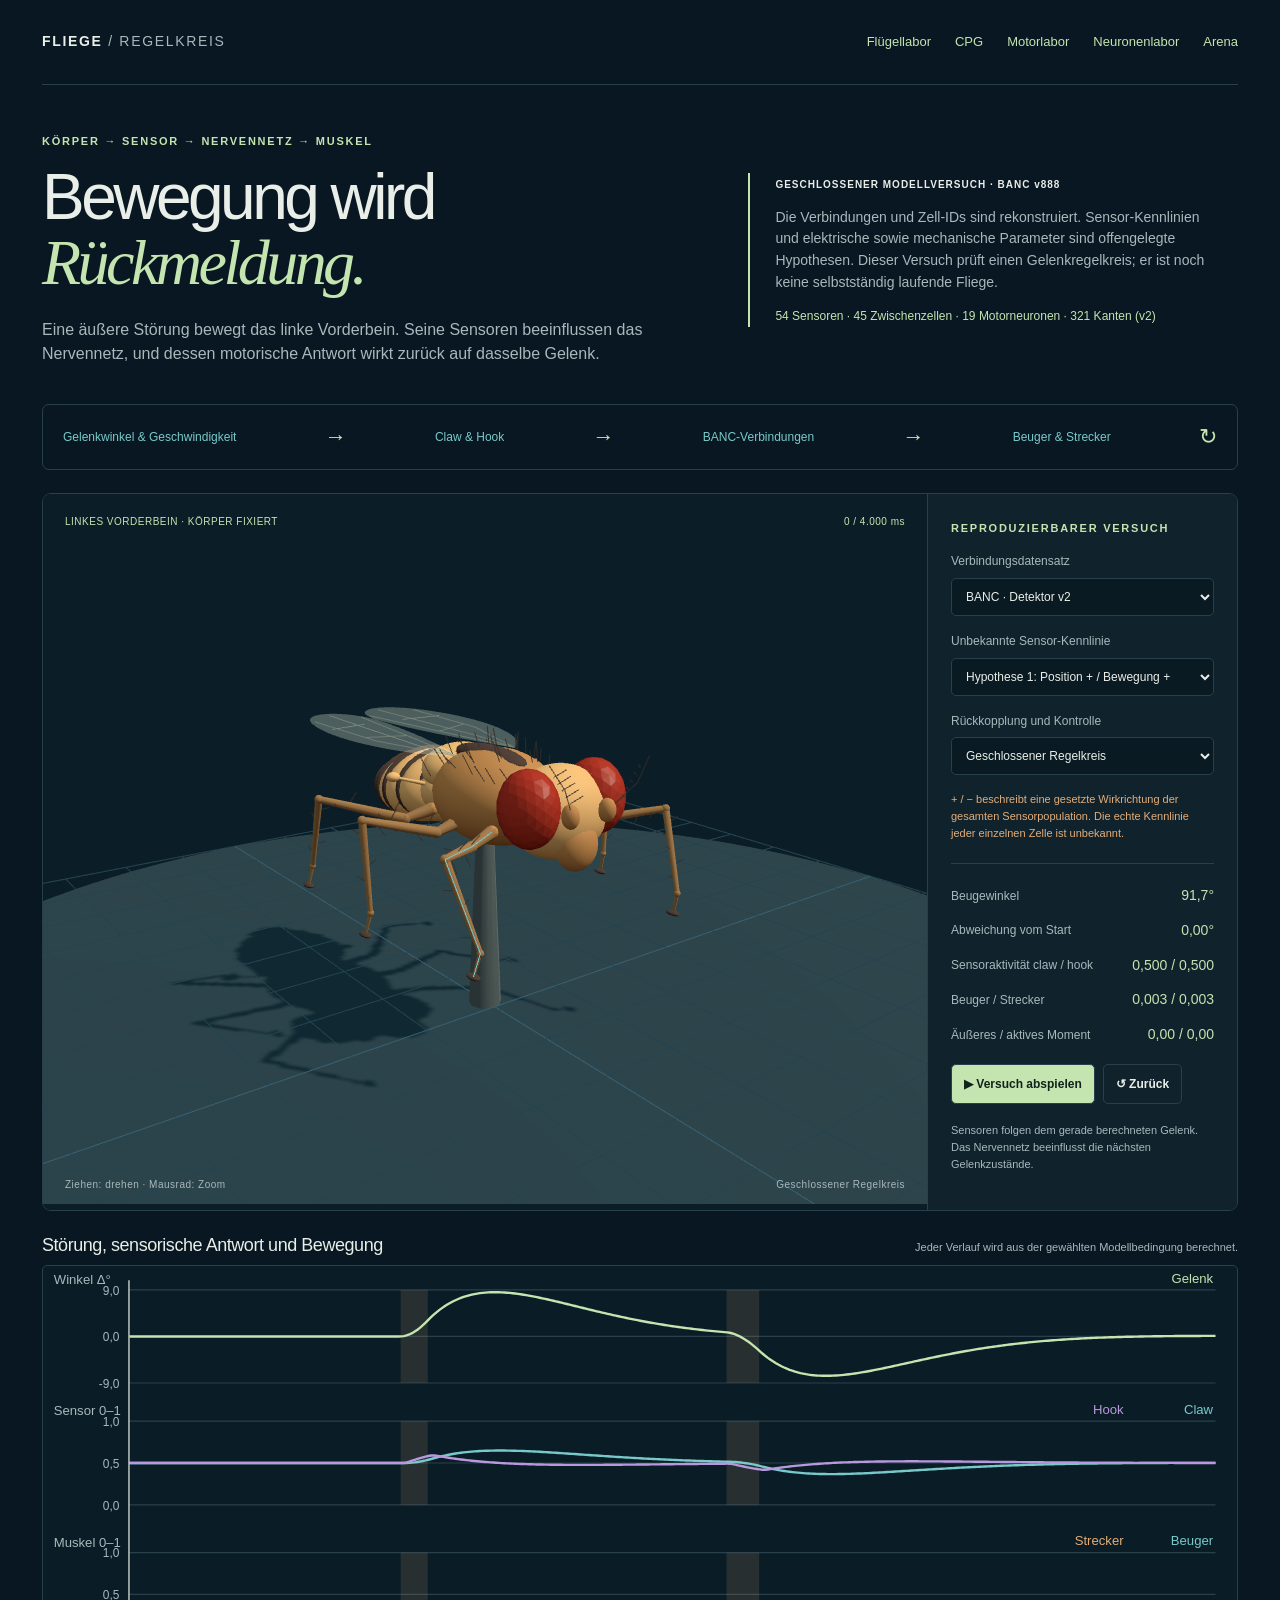
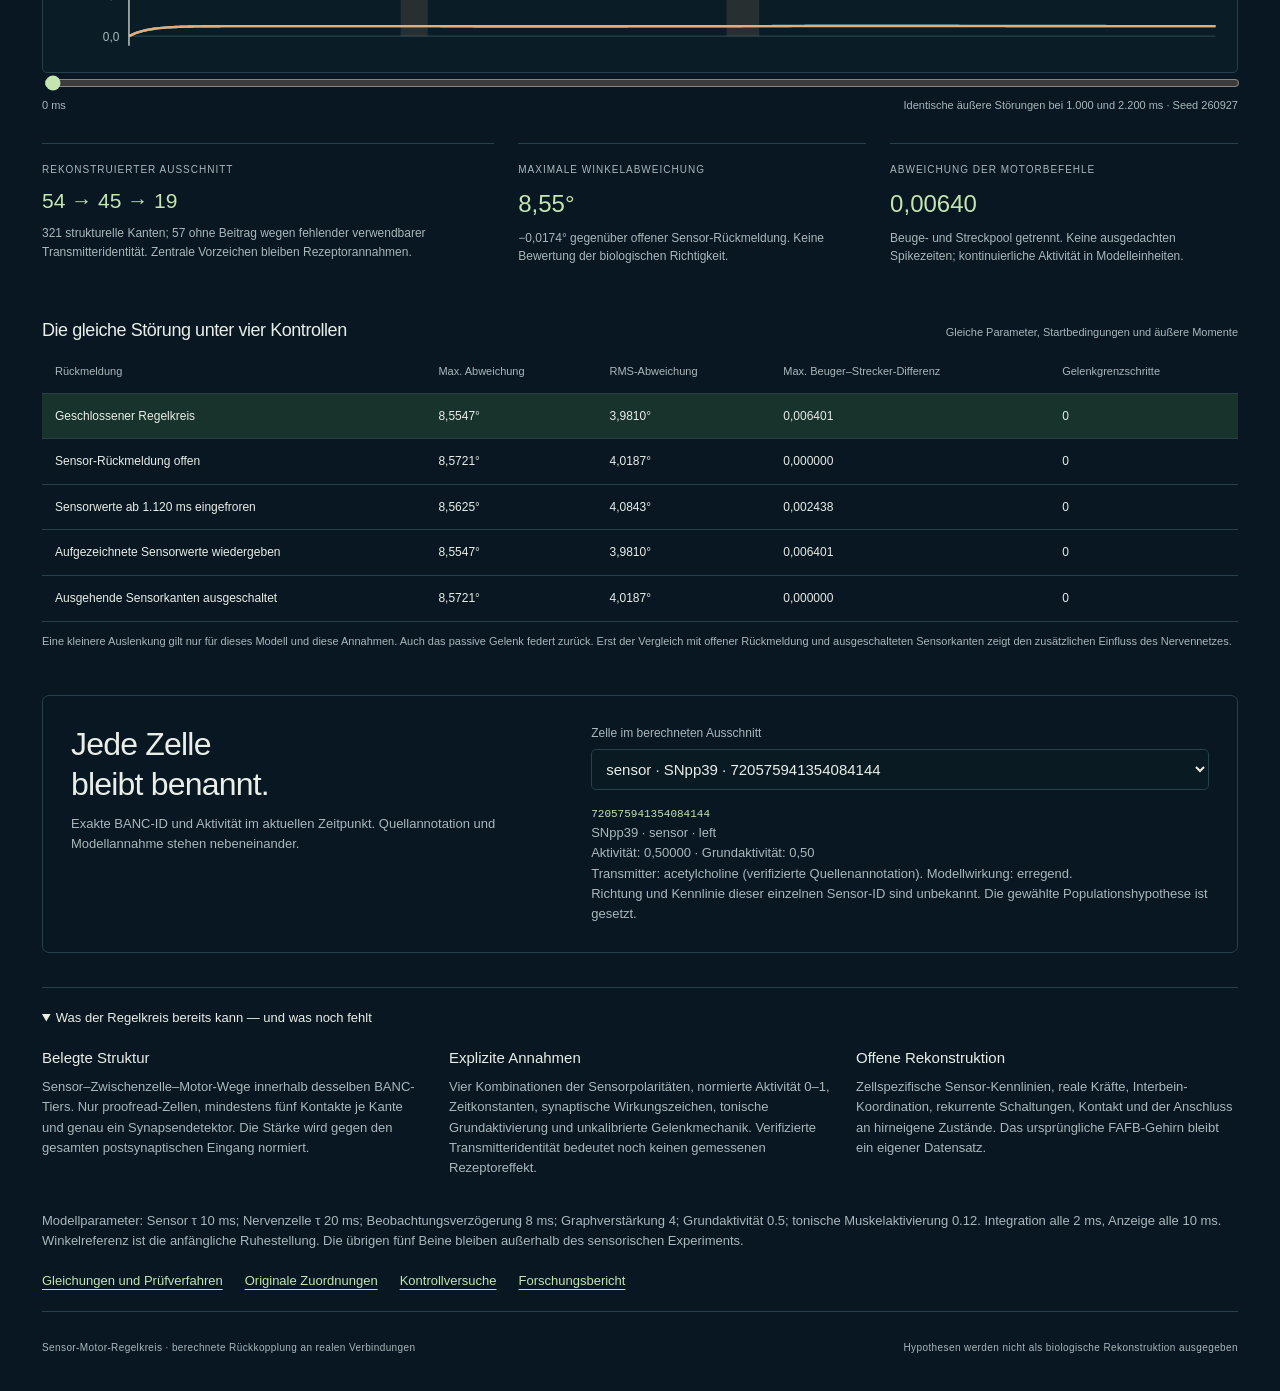
<file: app/sensorimotor.html>
<!doctype html>
<html lang="de"><head><meta charset="utf-8"><meta name="viewport" content="width=device-width,initial-scale=1"><meta name="theme-color" content="#081721"><title>Sensor-Motor-Regelkreis · Fliege</title><link rel="stylesheet" href="./lab.css"><link rel="stylesheet" href="./motor.css"><link rel="stylesheet" href="./sensorimotor.css"></head>
<body><main class="shell">
<header><a class="brand" href="./">FLIEGE <span>/ REGELKREIS</span></a><nav><a href="./flight.html">Flügellabor</a><a href="./cpg.html">CPG</a><a href="./motor.html">Motorlabor</a><a href="./lab.html">Neuronenlabor</a><a href="./">Arena</a></nav></header>
<section class="intro"><div><p class="eyebrow">KÖRPER → SENSOR → NERVENNETZ → MUSKEL</p><h1>Bewegung wird<br><em>Rückmeldung.</em></h1><p class="lede">Eine äußere Störung bewegt das linke Vorderbein. Seine Sensoren beeinflussen das Nervennetz, und dessen motorische Antwort wirkt zurück auf dasselbe Gelenk.</p></div><div class="experiment-note"><span class="tag">GESCHLOSSENER MODELLVERSUCH · BANC v888</span><p>Die Verbindungen und Zell-IDs sind rekonstruiert. Sensor-Kennlinien und elektrische sowie mechanische Parameter sind offengelegte Hypothesen. Dieser Versuch prüft einen Gelenkregelkreis; er ist noch keine selbstständig laufende Fliege.</p><span id="sm-status" role="status">Originale Sensor-Motor-Verbindungen werden geladen …</span></div></section>
<div class="loop-strip" aria-label="Geschlossener sensorischer Regelkreis"><span>Gelenkwinkel & Geschwindigkeit</span><b>→</b><span>Claw & Hook</span><b>→</b><span>BANC-Verbindungen</span><b>→</b><span>Beuger & Strecker</span><b>↻</b></div>
<section class="lab-grid"><div class="stage"><div class="stage-top"><span>LINKES VORDERBEIN · KÖRPER FIXIERT</span><span id="sm-time">0 / 4.000 ms</span></div><div id="sm-scene" aria-label="3D-Fliege mit sensorisch rückgekoppeltem Vorderbeingelenk"></div><div class="stage-bottom"><span>Ziehen: drehen · Mausrad: Zoom</span><span id="sm-mode">Berechnung läuft</span></div><p id="sm-scene-error" class="stage-error" hidden></p></div><aside class="controls sm-controls"><p class="eyebrow">REPRODUZIERBARER VERSUCH</p>
<label for="sm-detector">Verbindungsdatensatz</label><select id="sm-detector"><option value="v2">BANC · Detektor v2</option><option value="v3">BANC · Detektor v3</option></select>
<label for="sm-polarity">Unbekannte Sensor-Kennlinie</label><select id="sm-polarity" disabled></select>
<label for="sm-condition">Rückkopplung und Kontrolle</label><select id="sm-condition" disabled></select>
<p class="small hypothesis">+ / − beschreibt eine gesetzte Wirkrichtung der gesamten Sensorpopulation. Die echte Kennlinie jeder einzelnen Zelle ist unbekannt.</p>
<div class="rule"></div><div class="metric"><span>Beugewinkel</span><strong id="sm-angle">–</strong></div><div class="metric"><span>Abweichung vom Start</span><strong id="sm-deviation">–</strong></div><div class="metric"><span>Sensoraktivität claw / hook</span><strong id="sm-sensors">–</strong></div><div class="metric"><span>Beuger / Strecker</span><strong id="sm-motors">–</strong></div><div class="metric"><span>Äußeres / aktives Moment</span><strong id="sm-torque">–</strong></div>
<div class="buttons"><button id="sm-play" disabled>▶ Versuch abspielen</button><button id="sm-reset" class="secondary" disabled>↺ Zurück</button></div><p id="sm-condition-note" class="small muted"></p></aside></section>
<section class="trace-panel"><div class="section-title"><h2>Störung, sensorische Antwort und Bewegung</h2><span>Jeder Verlauf wird aus der gewählten Modellbedingung berechnet.</span></div><svg id="sm-trace" viewBox="0 0 1000 340" role="img" aria-label="Zeitverläufe von Gelenkabweichung, Sensoraktivität und Muskelansteuerung"></svg><input id="sm-scrubber" type="range" min="0" max="4000" step="10" value="0" aria-label="Zeitpunkt im Sensor-Motor-Versuch" disabled><div class="timeline-labels"><span>0 ms</span><span>Identische äußere Störungen bei 1.000 und 2.200 ms · Seed 260927</span></div></section>
<section class="motor-readout"><div><span>REKONSTRUIERTER AUSSCHNITT</span><strong id="sm-network">–</strong><p id="sm-network-note"></p></div><div><span>MAXIMALE WINKELABWEICHUNG</span><strong id="sm-peak">–</strong><p id="sm-compare"></p></div><div><span>ABWEICHUNG DER MOTORBEFEHLE</span><strong id="sm-motor-delta">–</strong><p>Beuge- und Streckpool getrennt. Keine ausgedachten Spikezeiten; kontinuierliche Aktivität in Modelleinheiten.</p></div></section>
<section class="results"><div class="section-title"><h2>Die gleiche Störung unter vier Kontrollen</h2><span>Gleiche Parameter, Startbedingungen und äußere Momente</span></div><div class="table-wrap"><table><thead><tr><th>Rückmeldung</th><th>Max. Abweichung</th><th>RMS-Abweichung</th><th>Max. Beuger–Strecker-Differenz</th><th>Gelenkgrenzschritte</th></tr></thead><tbody id="sm-comparisons"></tbody></table></div><p class="small muted">Eine kleinere Auslenkung gilt nur für dieses Modell und diese Annahmen. Auch das passive Gelenk federt zurück. Erst der Vergleich mit offener Rückmeldung und ausgeschalteten Sensorkanten zeigt den zusätzlichen Einfluss des Nervennetzes.</p></section>
<section class="lookup"><div><h2>Jede Zelle<br>bleibt benannt.</h2><p class="muted">Exakte BANC-ID und Aktivität im aktuellen Zeitpunkt. Quellannotation und Modellannahme stehen nebeneinander.</p></div><div><label for="sm-neuron">Zelle im berechneten Ausschnitt</label><select id="sm-neuron" disabled></select><div id="sm-neuron-detail" class="prose"></div></div></section>
<details class="methods" open><summary>Was der Regelkreis bereits kann — und was noch fehlt</summary><div class="motor-method-grid"><div><h3>Belegte Struktur</h3><p>Sensor–Zwischenzelle–Motor-Wege innerhalb desselben BANC-Tiers. Nur proofread-Zellen, mindestens fünf Kontakte je Kante und genau ein Synapsendetektor. Die Stärke wird gegen den gesamten postsynaptischen Eingang normiert.</p></div><div><h3>Explizite Annahmen</h3><p>Vier Kombinationen der Sensorpolaritäten, normierte Aktivität 0–1, Zeitkonstanten, synaptische Wirkungszeichen, tonische Grundaktivierung und unkalibrierte Gelenkmechanik. Verifizierte Transmitteridentität bedeutet noch keinen gemessenen Rezeptoreffekt.</p></div><div><h3>Offene Rekonstruktion</h3><p>Zellspezifische Sensor-Kennlinien, reale Kräfte, Interbein-Koordination, rekurrente Schaltungen, Kontakt und der Anschluss an hirneigene Zustände. Das ursprüngliche FAFB-Gehirn bleibt ein eigener Datensatz.</p></div></div><div id="sm-parameters" class="prose"></div><div class="links"><a href="./SENSORIMOTOR_METHODS.md">Gleichungen und Prüfverfahren</a><a href="./data/sensorimotor_mapping.json">Originale Zuordnungen</a><a href="./data/sensorimotor_audit.json">Kontrollversuche</a><a href="https://github.com/IT-EXPRESS-Bayern/Fliege/blob/main/docs/publication/README.md">Forschungsbericht</a></div></details>
<footer>Sensor-Motor-Regelkreis · berechnete Rückkopplung an realen Verbindungen <span>Hypothesen werden nicht als biologische Rekonstruktion ausgegeben</span></footer>
</main><script type="module" src="./sensorimotor.js"></script></body></html>
</file>
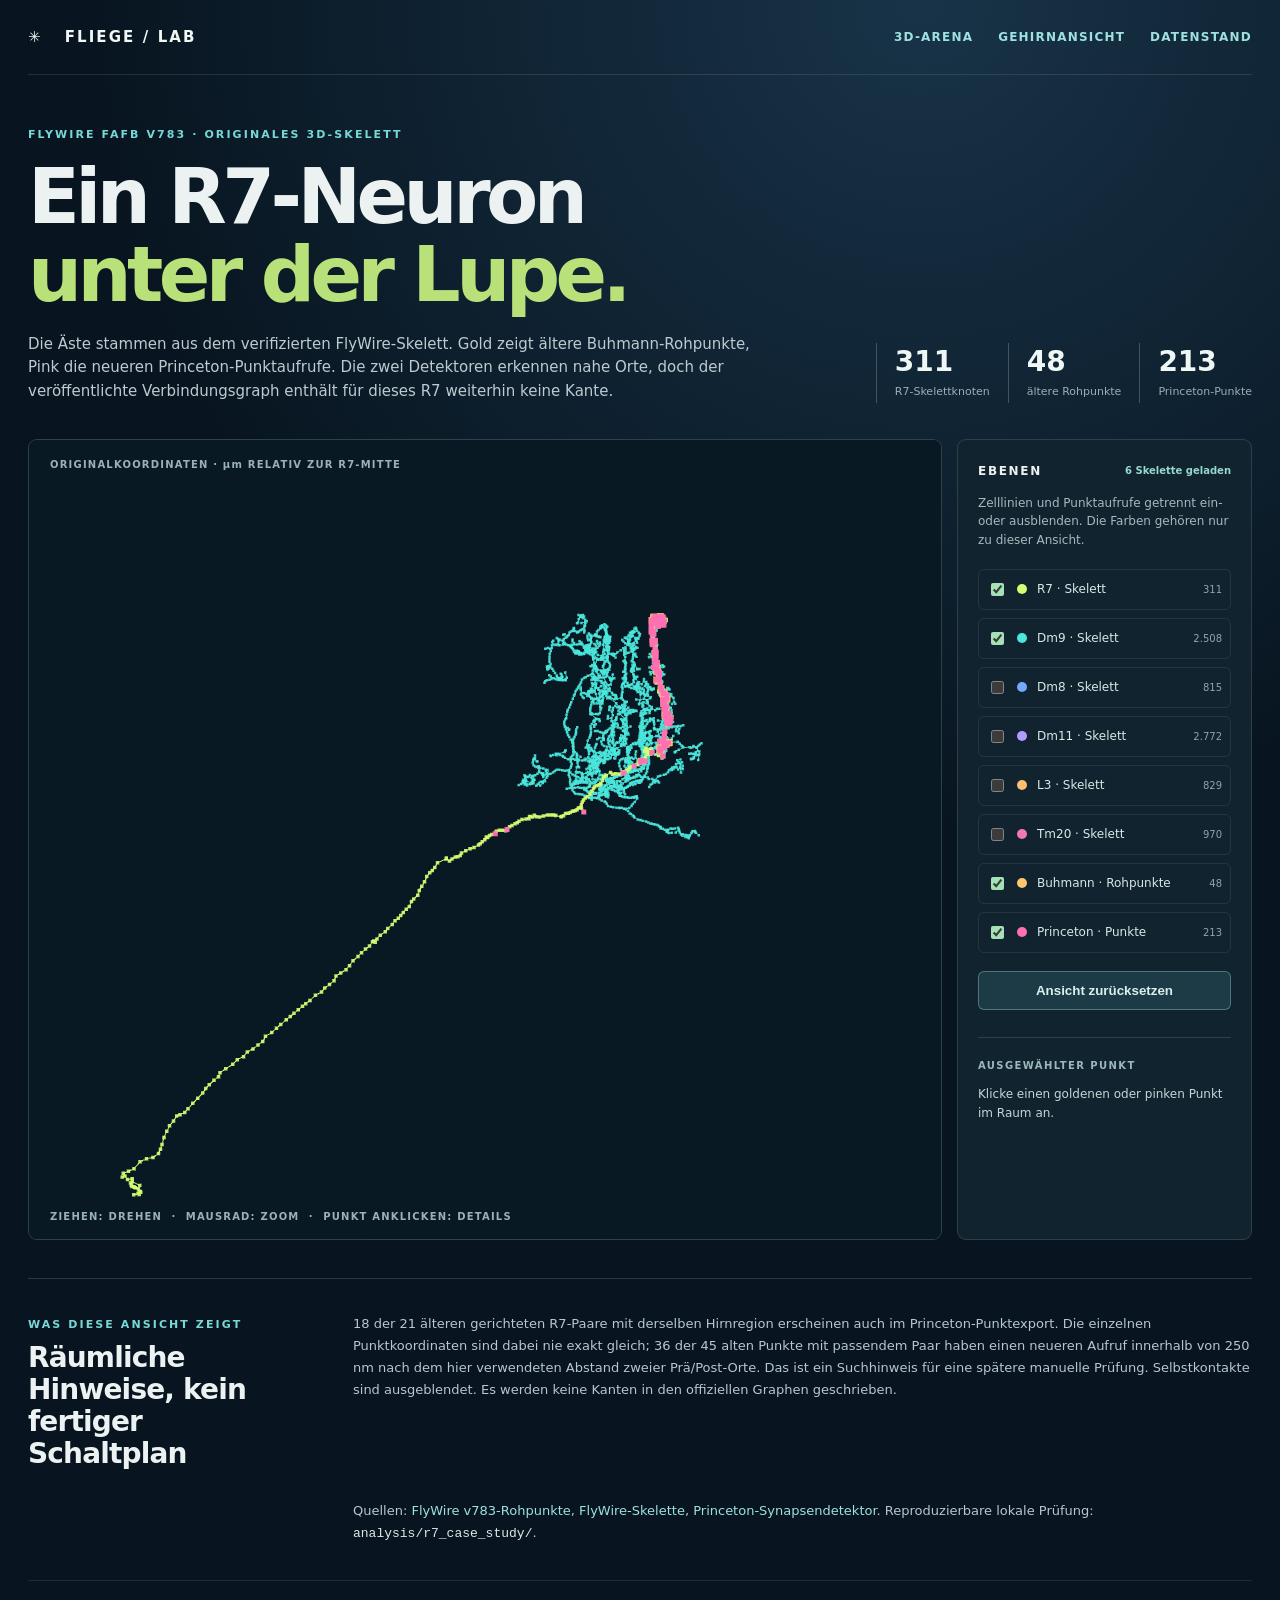
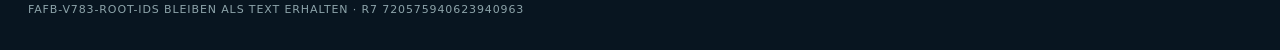
<file: app/skeleton.html>
<!doctype html>
<html lang="de">
<head>
  <meta charset="utf-8">
  <meta name="viewport" content="width=device-width, initial-scale=1">
  <meta name="theme-color" content="#081520">
  <title>R7 · FlyWire-3D-Skelett und Synapsenpunkte</title>
  <link rel="stylesheet" href="./skeleton.css">
</head>
<body>
  <main class="shell">
    <header class="topbar">
      <a class="brand" href="./index.html">✳ &nbsp; FLIEGE / LAB</a>
      <nav><a href="./index.html">3D-Arena</a><a href="./brain.html">Gehirnansicht</a><a href="https://github.com/IT-EXPRESS-Bayern/Fliege/blob/main/docs/publication/SOURCES.md">Datenstand</a></nav>
    </header>
    <section class="headline">
      <div><span class="eyebrow">FLYWIRE FAFB V783 · ORIGINALES 3D-SKELETT</span>
        <h1>Ein R7-Neuron<br><em>unter der Lupe.</em></h1>
        <p>Die Äste stammen aus dem verifizierten FlyWire-Skelett. Gold zeigt ältere Buhmann-Rohpunkte, Pink die neueren Princeton-Punktaufrufe. Die zwei Detektoren erkennen nahe Orte, doch der veröffentlichte Verbindungsgraph enthält für dieses R7 weiterhin keine Kante.</p>
      </div>
      <div class="headline-metrics"><div><strong>311</strong><span>R7-Skelettknoten</span></div><div><strong>48</strong><span>ältere Rohpunkte</span></div><div><strong>213</strong><span>Princeton-Punkte</span></div></div>
    </section>
    <section class="workspace">
      <div class="viewer-wrap"><div id="viewer" role="img" aria-label="Interaktive dreidimensionale Ansicht von R7, fünf Partnerneuronen und zwei Synapsenpunktsätzen"></div>
        <div class="viewer-label">ORIGINALKOORDINATEN · µm RELATIV ZUR R7-MITTE</div>
        <div class="viewer-help">ZIEHEN: DREHEN &nbsp;·&nbsp; MAUSRAD: ZOOM &nbsp;·&nbsp; PUNKT ANKLICKEN: DETAILS</div>
        <div id="viewer-error" class="viewer-error" hidden></div>
      </div>
      <aside class="controls">
        <div class="panel-heading">EBENEN <span id="load-state">Lädt …</span></div>
        <p class="panel-intro">Zelllinien und Punktaufrufe getrennt ein- oder ausblenden. Die Farben gehören nur zu dieser Ansicht.</p>
        <div id="layer-list" class="layer-list"></div>
        <button id="reset-view" class="reset" type="button">Ansicht zurücksetzen</button>
        <div class="divider"></div>
        <div class="detail-heading">AUSGEWÄHLTER PUNKT</div>
        <div id="point-detail" class="point-detail">Klicke einen goldenen oder pinken Punkt im Raum an.</div>
      </aside>
    </section>
    <section class="research-note"><div><span class="eyebrow">WAS DIESE ANSICHT ZEIGT</span><h2>Räumliche Hinweise, kein fertiger Schaltplan</h2></div>
      <p>18 der 21 älteren gerichteten R7-Paare mit derselben Hirnregion erscheinen auch im Princeton-Punktexport. Die einzelnen Punktkoordinaten sind dabei nie exakt gleich; 36 der 45 alten Punkte mit passendem Paar haben einen neueren Aufruf innerhalb von 250 nm nach dem hier verwendeten Abstand zweier Prä/Post-Orte. Das ist ein Suchhinweis für eine spätere manuelle Prüfung. Selbstkontakte sind ausgeblendet. Es werden keine Kanten in den offiziellen Graphen geschrieben.</p>
      <p>Quellen: <a href="https://zenodo.org/records/10676866" target="_blank" rel="noopener noreferrer">FlyWire v783-Rohpunkte</a>, <a href="https://zenodo.org/records/10877326" target="_blank" rel="noopener noreferrer">FlyWire-Skelette</a>, <a href="https://doi.org/10.1101/2025.07.11.664377" target="_blank" rel="noopener noreferrer">Princeton-Synapsendetektor</a>. Reproduzierbare lokale Prüfung: <code>analysis/r7_case_study/</code>.</p>
    </section>
    <footer>FAFB-v783-Root-IDs bleiben als Text erhalten · R7 720575940623940963</footer>
  </main>
  <script type="module" src="./skeleton.js"></script>
</body>
</html>
</file>
<file: app/style.css>
:root { color-scheme: dark; font-family: 'Segoe UI', Arial, system-ui, sans-serif; background: #07131b; color: #eff3ec; }
* { box-sizing: border-box; }
body { margin: 0; min-width: 320px; background: radial-gradient(circle at 17% 0, #123038 0, transparent 36%), #07131b; }
button { font: inherit; cursor: pointer; }
.shell { max-width: 1550px; margin: auto; padding: 0 48px; }
.topbar { height: 91px; display: flex; align-items: center; justify-content: space-between; border-bottom: 1px solid #35515a66; }
.brand { display: flex; align-items: center; gap: 11px; font-weight: 700; letter-spacing: .22em; font-size: 16px; }
.brand-icon { color: #b7dc9a; font-size: 31px; line-height: 0; font-weight: 400; }
.brand-muted { color: #769398; font-weight: 500; }
.header-index, .eyebrow, .status-card strong, .scene-corner, .scene-bottom, .panel-top, .state-label, .metric span, .footer { font-family: 'Cascadia Code', Consolas, ui-monospace, monospace; letter-spacing: .1em; }
.header-index { font-size: 10px; color: #7e9ca1; }
.top-links { display: flex; align-items: center; gap: 25px; }
.top-links a { color: #b8d9b4; font: 10px 'Cascadia Code', Consolas, ui-monospace, monospace; letter-spacing: .08em; text-decoration: none; }
.top-links a:hover { text-decoration: underline; }
.intro { display: flex; align-items: end; justify-content: space-between; gap: 25px; padding: 51px 0 34px; }
.eyebrow { color: #abd1b0; font-size: 10px; font-weight: 500; display: flex; align-items: center; gap: 12px; }
.eyebrow-line { width: 25px; height: 1px; background: #abd1b0; }
h1 { font-size: clamp(40px, 4vw, 66px); letter-spacing: -.055em; line-height: 1.08; margin: 17px 0 17px; font-weight: 500; }
h1 em { font-family: Georgia, serif; font-weight: 500; color: #bddeaa; letter-spacing: -.04em; }
.intro p { color: #a2b5b5; margin: 0; font-size: 14px; line-height: 1.6; max-width: 510px; }
.status-card { min-width: 286px; display: flex; align-items: center; gap: 13px; border: 1px solid #6b856e; background: #19332c; padding: 16px 18px; margin-bottom: 6px; }
.status-dot, .live-dot { width: 8px; height: 8px; border-radius: 50%; background: #b9db91; box-shadow: 0 0 10px #b9db9188; flex: none; }
.status-card div { display: flex; flex-direction: column; gap: 4px; }
.status-card strong { color: #d6ebc6; font-size: 10px; font-weight: 500; }
.status-card span:not(.status-dot) { color: #afc0ac; font-size: 12px; }
.status-card.graph-active { border-color: #73aaa8; background: #173537; }
.status-card.graph-active .status-dot { background: #74d6d0; box-shadow: 0 0 10px #74d6d099; }
.status-card.graph-active strong { color: #a8e9df; }
.workspace { display: grid; grid-template-columns: minmax(0, 1fr) 296px; gap: 14px; min-height: min(61vh, 680px); }
.viewport-wrap { position: relative; min-height: 500px; overflow: hidden; border: 1px solid #2d4d56; background: #091b25; }
.viewport { position: absolute; inset: 0; }
.viewport canvas { display: block; width: 100%; height: 100%; }
.scene-corner { position: absolute; top: 20px; font-size: 10px; color: #bbd3cd; pointer-events: none; }
.scene-corner-left { left: 24px; display: flex; gap: 9px; align-items: center; }
.scene-corner-right { right: 24px; color: #96b1b1; }
.live-dot { width: 6px; height: 6px; }
.corner-separator { color: #5d8485; }
.scene-bottom { position: absolute; left: 24px; right: 24px; bottom: 17px; display: flex; justify-content: space-between; gap: 10px; color: #b2c9c5; font-size: 10px; pointer-events: none; }
.scale-mark { color: #819fa0; }
.sidebar { background: #0c2029; border: 1px solid #2d4d56; padding: 22px 24px; display: flex; flex-direction: column; }
.panel-top { display: flex; justify-content: space-between; color: #8aabab; font-size: 10px; }
.panel-no { color: #4d777c; }
.state-visual { width: 94px; height: 94px; border: 1px solid #456b6d; border-radius: 50%; margin: 35px auto 27px; position: relative; display: flex; align-items: center; justify-content: center; }
.state-visual::before, .state-visual::after { content: ''; position: absolute; border: 1px solid #608578; border-radius: 50%; }
.state-visual::before { inset: 10px; }
.state-visual::after { inset: 23px; }
.state-orbit { position: absolute; width: 7px; height: 7px; background: #b5d59d; border-radius: 50%; top: 3px; left: 61px; box-shadow: 0 0 13px #b5d59d; }
.state-core { font-size: 22px; color: #b5d59d; }
.state-label { color: #769a9d; font-size: 10px; text-align: center; text-transform: uppercase; }
.state-value { text-align: center; font-size: 28px; letter-spacing: -.035em; margin: 6px 0 23px; }
.divider { height: 1px; background: #2c4650; margin: 0 0 18px; }
.metric { display: flex; justify-content: space-between; gap: 10px; margin: 0 0 16px; align-items: center; }
.metric span { font-size: 10px; color: #77999b; }
.metric strong { font-size: 12px; font-weight: 500; color: #e2eae1; white-space: nowrap; }
.model-inspector[hidden] { display: none; }
.model-inspector { border-top: 1px solid #2c4650; margin: 1px 0 17px; padding-top: 14px; }
.model-inspector summary { cursor: pointer; color: #a9c7b8; font: 10px 'Cascadia Code', Consolas, ui-monospace, monospace; letter-spacing: .06em; }
.model-inspector summary span { color: #729595; font-size: 9px; letter-spacing: 0; }
.model-state { display: flex; justify-content: space-between; gap: 10px; margin-top: 9px; color: #86a3a3; font-size: 11px; }
.model-state strong { color: #d9e8d9; font-weight: 500; font-variant-numeric: tabular-nums; }
.body-inspector p { color: #8eaaa6; font-size: 10px; line-height: 1.6; margin: 9px 0 0; }
.body-inspector a { color: #bed9ac; text-decoration: none; }
.body-inspector a:hover { text-decoration: underline; }
.contact-grid { display: grid; grid-template-columns: 1fr 1fr; gap: 5px; margin-top: 12px; }
.contact-grid span { border: 1px solid #806444; background: #6f50302b; color: #d7b484; padding: 5px 7px; font: 10px Consolas, monospace; transition: background .12s; }
.contact-grid span[data-contact="true"] { border-color: #57725b; color: #b5d7aa; background: #32563855; }
.view-controls { position: absolute; left: 23px; top: 49px; display: flex; gap: 15px; align-items: center; color: #a4bdb9; font-size: 11px; }
.view-controls button { padding: 8px 10px; border: 1px solid #61847e; color: #cfe3ce; background: #102d31df; border-radius: 3px; font-size: 11px; }
.view-controls button:hover { background: #25463bea; }
.view-controls label { cursor: pointer; display: flex; align-items: center; gap: 5px; }
.view-controls input { accent-color: #b6d99f; }
.workspace .state-visual { width: 60px; height: 60px; margin: 20px auto 16px; }
.workspace .state-value { font-size: 25px; margin-bottom: 20px; }
.workspace .state-orbit { left: 39px; }
.mode-selector { margin: 0 0 17px; }
.mode-heading { color: #77999b; font: 10px 'Cascadia Code', Consolas, ui-monospace, monospace; letter-spacing: .1em; margin-bottom: 10px; }
.mode-buttons { display: grid; grid-template-columns: 1fr 1fr; gap: 5px; }
.mode-buttons #mode-brain { grid-column: 1 / -1; }
.mode-buttons button { border: 1px solid #486b70; background: transparent; color: #b6d0c9; padding: 10px 5px; font-size: 10.5px; }
.mode-buttons button[aria-pressed="true"] { border-color: #a8d8b0; background: #214335; color: #d9eed6; }
.mode-buttons button:disabled { cursor: not-allowed; opacity: .45; }
.mode-buttons button:not(:disabled):hover { border-color: #b5dfc1; }
.mode-selector p { color: #83a1a1; font-size: 10px; line-height: 1.5; margin: 9px 0 0; }
.actions { display: flex; gap: 8px; }
.actions button { padding: 11px 10px; font-size: 12px; white-space: nowrap; border-radius: 2px; }
.primary-button { flex: 1; color: #122923; background: #bddca8; border: 1px solid #bddca8; }
.primary-button:hover { background: #d3ebc4; }
.secondary-button { color: #c0d5cd; background: transparent; border: 1px solid #527075; }
.secondary-button:hover { background: #193039; }
.panel-note { color: #789799; font-size: 11px; line-height: 1.55; margin: auto 0 0; padding-top: 19px; }
.data-panel { border: 1px solid #2d4d56; background: #0c2029; margin-top: 14px; padding: 21px 24px 18px; }
.data-panel-header { display: flex; justify-content: space-between; gap: 15px; align-items: center; font: 10px 'Cascadia Code', Consolas, ui-monospace, monospace; letter-spacing: .1em; color: #b3d3c2; }
.data-panel-header a { color: #b6dcb6; text-decoration: none; letter-spacing: 0; }
.data-panel-header a:hover { text-decoration: underline; }
.data-links { display: flex; flex-wrap: wrap; gap: 10px 22px; justify-content: flex-end; }
.data-grid { display: grid; grid-template-columns: repeat(3, 1fr); gap: 0; margin-top: 18px; }
.data-cell { padding: 0 20px; border-right: 1px solid #28454d; min-height: 74px; }
.data-cell:first-child { padding-left: 0; }
.data-cell:last-child { border: 0; }
.data-cell > span:first-child { display: block; color: #799b9d; font: 10px 'Cascadia Code', Consolas, ui-monospace, monospace; letter-spacing: .1em; margin-bottom: 8px; }
.data-cell strong { display: block; font-size: 17px; font-weight: 500; line-height: 1.3; color: #e6eee5; }
.data-cell small { display: block; color: #86a3a3; font-size: 11px; line-height: 1.4; margin-top: 3px; }
.data-progress { height: 3px; background: #294a50; margin-top: 11px; overflow: hidden; }
.data-progress span { display: block; width: 0; height: 100%; background: #a7d9a8; transition: width .4s; }
.inspect-panel[hidden] { display: none; }
.inspect-panel { border-top: 1px solid #34535a; margin-top: 20px; padding-top: 20px; }
.inspect-heading, .candidate-heading { display: flex; justify-content: space-between; gap: 15px; color: #bedecb; font: 10px 'Cascadia Code', Consolas, ui-monospace, monospace; letter-spacing: .08em; }
.inspect-heading span:last-child, .candidate-heading span { color: #7da3a3; letter-spacing: 0; }
.inspect-facts { display: grid; grid-template-columns: repeat(3, 1fr); gap: 14px; margin: 21px 0 25px; }
.inspect-facts > div { background: #122d35; border: 1px solid #31545a; padding: 14px; }
.inspect-facts span { color: #7d9c9d; display: block; font: 9px 'Cascadia Code', Consolas, ui-monospace, monospace; letter-spacing: .08em; }
.inspect-facts strong { display: block; color: #e2ede0; font-size: 23px; font-weight: 500; margin-top: 4px; }
.candidate-list { display: grid; grid-template-columns: repeat(2, 1fr); gap: 8px; margin-top: 13px; }
.candidate-row { display: flex; align-items: center; justify-content: space-between; gap: 10px; padding: 11px 13px; border: 1px solid #315158; background: #102832; }
.candidate-row span { display: block; }
.candidate-row .candidate-name { color: #dceadb; font-size: 13px; }
.candidate-row .candidate-side { color: #8baaaa; font-size: 11px; }
.candidate-row code { color: #a9c8b0; font-size: 10px; overflow-wrap: anywhere; text-align: right; }
.inspect-panel p { color: #8fa9a8; font-size: 11px; line-height: 1.5; margin: 15px 0 0; }
.data-caveat { color: #718f91; font-size: 10px; line-height: 1.5; margin: 16px 0 0; }
.footer { display: flex; justify-content: space-between; gap: 15px; padding: 23px 0 30px; color: #78999a; font-size: 9px; }
.footer-muted { color: #517476; }
@media (max-width: 1000px) { .shell { padding: 0 24px; } .workspace { grid-template-columns: 1fr; } .viewport-wrap { min-height: 540px; } .sidebar { display: flex; } .state-visual { margin: 18px auto 12px; } .state-value { margin-bottom: 8px; } .panel-note { padding-top: 18px; } }
@media (max-width: 700px) { .data-grid, .inspect-facts, .candidate-list { grid-template-columns: 1fr; gap: 17px; } .data-cell { border-right: 0; border-bottom: 1px solid #28454d; padding: 0 0 17px; min-height: 0; } .data-cell:last-child { padding-bottom: 0; } .inspect-heading { flex-wrap: wrap; } }
@media (max-width: 650px) { .shell { padding: 0 15px; } .topbar { height: 66px; } .header-index { display: none; } .intro { display: block; padding: 34px 0 22px; } h1 { font-size: 43px; } .status-card { margin-top: 21px; width: 100%; } .viewport-wrap { min-height: 430px; } .scene-corner-right, .scale-mark { display: none; } .sidebar { display: flex; } .state-visual { margin: 28px auto 18px; } .state-value { margin-bottom: 20px; } .panel-note { margin: 0; padding-top: 18px; } .footer { flex-wrap: wrap; line-height: 1.6; } }
@media (max-width: 500px) { .view-controls { left: 15px; right: 15px; gap: 8px; font-size: 10px; } .view-controls button { font-size: 10px; padding: 7px; } .scene-corner-left { left: 15px; font-size: 9px; } }
</file>
<file: app/brain.css>
.top-return { color: #b6dcb6; font: 10px 'Cascadia Code', Consolas, ui-monospace, monospace; letter-spacing: .1em; text-decoration: none; }
.top-return:hover { text-decoration: underline; }
.brain-intro { display: flex; align-items: end; justify-content: space-between; gap: 28px; padding: 49px 0 32px; }
.brain-intro p { color: #a2b5b5; font-size: 14px; line-height: 1.6; max-width: 630px; margin: 0; }
.brain-intro h1 { margin-bottom: 17px; }
.anchor-badge { border: 1px solid #6b856e; background: #19332c; padding: 16px 20px; min-width: 220px; margin-bottom: 5px; }
.anchor-badge strong { display: block; color: #e3efdb; font-size: 23px; font-weight: 500; }
.anchor-badge span { color: #a9c0b0; font-size: 11px; }
.brain-workspace { display: grid; grid-template-columns: minmax(0, 1fr) 278px; gap: 14px; min-height: 610px; }
.brain-viewport-wrap { min-height: 610px; border: 1px solid #2d4d56; background: #091d27; overflow: hidden; position: relative; }
.brain-viewport { position: absolute; inset: 0; touch-action: none; }
.brain-viewport canvas { display: block; width: 100%; height: 100%; }
.brain-topline, .brain-bottomline { position: absolute; left: 23px; right: 23px; color: #a2c2bc; pointer-events: none; font: 10px 'Cascadia Code', Consolas, ui-monospace, monospace; letter-spacing: .07em; }
.brain-topline { top: 19px; }
.brain-topline span { color: #557b7b; }
.brain-bottomline { bottom: 16px; display: flex; justify-content: space-between; gap: 12px; }
.brain-error { position: absolute; inset: 0; display: grid; place-items: center; color: #e4c6a7; background: #0b1d27dd; }
.brain-error[hidden] { display: none; }
.brain-sidebar { background: #0c2029; border: 1px solid #2d4d56; padding: 23px 22px; }
.brain-stat { margin: 28px 0 21px; }
.brain-stat > span, .brain-selected > span { display: block; color: #84a1a2; font: 10px 'Cascadia Code', Consolas, ui-monospace, monospace; letter-spacing: .08em; }
.brain-stat strong { display: block; font-size: 22px; font-weight: 500; margin: 5px 0 3px; color: #dceade; }
.brain-stat small, .brain-selected small { color: #85a2a3; font-size: 11px; line-height: 1.45; }
.brain-load-button { width: 100%; padding: 11px 8px; border: 1px solid #80a57e; background: #244435; color: #def0d8; font-size: 11px; text-align: center; }
.brain-load-button:hover:not(:disabled) { background: #31553f; }
.brain-load-button:disabled { cursor: wait; opacity: .57; }
.brain-load-note { color: #819f9f; font-size: 10px; line-height: 1.45; margin: 8px 0 19px; }
.brain-legend-head { display: flex; justify-content: space-between; gap: 5px; color: #bad8c1; font: 10px 'Cascadia Code', Consolas, ui-monospace, monospace; letter-spacing: .08em; }
.brain-legend-head span { color: #648e91; }
.brain-legend { display: grid; gap: 10px; margin: 17px 0 22px; }
.brain-legend label { display: flex; align-items: center; gap: 9px; cursor: pointer; color: #c2d3ce; font-size: 11px; }
.brain-legend input { accent-color: #add39f; margin: 0; }
.legend-swatch { width: 9px; height: 9px; border-radius: 50%; flex: none; }
.legend-count { color: #739697; margin-left: auto; font-family: 'Cascadia Code', Consolas, ui-monospace, monospace; }
.brain-selected { margin-top: 19px; }
.brain-selected strong { display: block; color: #dceade; font: 13px 'Cascadia Code', Consolas, ui-monospace, monospace; overflow-wrap: anywhere; margin: 8px 0 5px; }
.brain-notes { display: grid; grid-template-columns: 1fr 1fr; gap: 14px; margin-top: 14px; }
.brain-notes > div { border: 1px solid #2d4d56; background: #0c2029; padding: 20px 23px; }
.brain-notes .note-emphasis { border-color: #597760; background: #193129; }
.brain-notes span { font: 10px 'Cascadia Code', Consolas, ui-monospace, monospace; letter-spacing: .1em; color: #bdd5b8; }
.brain-notes p { color: #a1b9b4; font-size: 12px; line-height: 1.65; margin: 10px 0 0; }
.brain-notes strong { color: #e1eede; font-weight: 600; }
.brain-notes a { color: #bcdda8; }
@media (max-width: 1000px) { .brain-workspace { grid-template-columns: 1fr; } .brain-sidebar { display: grid; grid-template-columns: repeat(2, 1fr); gap: 0 22px; } .brain-sidebar .panel-top { grid-column: 1 / -1; } .brain-legend, .brain-legend-head { grid-column: 1; } .brain-selected { grid-column: 2; } }
@media (max-width: 700px) { .brain-intro { display: block; padding: 36px 0 23px; } .anchor-badge { margin-top: 21px; } .brain-viewport-wrap { min-height: 500px; } .brain-bottomline { font-size: 9px; } .brain-bottomline span:last-child { display: none; } .brain-sidebar { display: block; } .brain-notes { grid-template-columns: 1fr; } }
</file>
<file: app/lab.css>
:root{color-scheme:dark;--bg:#081721;--card:#10232d;--line:#28404b;--text:#e9eee8;--muted:#a9b8bb;--green:#c4e4b0;--orange:#e4ac78;--teal:#78caca}*{box-sizing:border-box}body{margin:0;background:var(--bg);color:var(--text);font-family:Arial,sans-serif;font-size:15px;line-height:1.55}a{color:var(--green);text-underline-offset:4px}button,input,select{font:inherit}button,select,input{border:1px solid var(--line);border-radius:5px}button{cursor:pointer;background:var(--green);color:#10231b;font-weight:700;padding:11px 16px}button.secondary{background:transparent;color:var(--text)}button:disabled,select:disabled{opacity:.5;cursor:wait}select,input{background:#0a1a23;color:var(--text);padding:10px;width:100%}select:focus,input:focus,button:focus-visible{outline:2px solid var(--teal);outline-offset:3px}.shell{max-width:1420px;margin:0 auto;padding:0 42px}header{min-height:85px;display:flex;align-items:center;justify-content:space-between;border-bottom:1px solid var(--line);gap:24px}.brand{text-decoration:none;font-weight:800;letter-spacing:.12em;color:var(--text);font-size:14px}.brand span{font-weight:400;color:var(--muted)}nav{display:flex;gap:24px;font-size:13px}nav a{text-decoration:none}.intro{display:grid;grid-template-columns:1.3fr 1fr;align-items:center;gap:70px;padding:48px 0 37px}.eyebrow{font-size:11px;letter-spacing:.16em;font-weight:700;color:var(--green);margin:0 0 15px}h1{font-size:clamp(38px,5vw,68px);line-height:1.02;letter-spacing:-.055em;font-weight:500;margin:0 0 22px}h1 em{font-weight:500;color:var(--green);font-family:Georgia,serif}h2{font-size:22px;line-height:1.25;font-weight:500;margin:0 0 17px;letter-spacing:-.025em}.lede{max-width:620px;margin:0;color:var(--muted);font-size:16px}.experiment-note{border-left:2px solid var(--green);padding-left:25px;max-width:470px;font-size:14px}.experiment-note p{color:var(--muted);margin:12px 0}.tag{font-size:10px;font-weight:700;letter-spacing:.1em}#data-status{font-size:12px;color:var(--green)}.lab-grid{display:grid;grid-template-columns:minmax(0,1fr) 310px;border:1px solid var(--line);border-radius:9px;overflow:hidden}.stage{position:relative;background:#0b1e28;min-width:0}.stage-top,.stage-bottom{position:absolute;left:22px;right:22px;display:flex;justify-content:space-between;z-index:1;pointer-events:none;gap:12px;font-size:10px;letter-spacing:.05em}.stage-top{top:20px;color:var(--green)}.stage-bottom{bottom:18px;color:var(--muted)}#lab-scene{height:580px;touch-action:none;overflow:hidden}#lab-scene canvas{display:block;width:100%;height:100%}.stage-error{position:absolute;inset:100px 30px;color:#ffd0b4;pointer-events:none}.controls{padding:26px 23px;background:var(--card);border-left:1px solid var(--line)}label{display:block;color:var(--muted);font-size:12px;margin-bottom:7px}.controls select{margin-bottom:16px;font-size:13px}.muted{color:var(--muted)}.small{font-size:11px}.rule{height:1px;background:var(--line);margin:21px 0}.metric{display:flex;justify-content:space-between;align-items:center;gap:15px;margin:15px 0;font-size:12px}.metric span{color:var(--muted)}.metric strong{font-size:14px;color:var(--green);font-weight:500;text-align:right}.buttons{display:flex;gap:8px;margin:18px 0}.buttons button{font-size:12px;padding:10px 12px}.checkbox{display:flex;align-items:center;gap:8px}.checkbox input{width:auto;accent-color:var(--green)}.trace-panel{padding:23px 0 29px}.section-title{display:flex;justify-content:space-between;align-items:baseline;gap:20px;margin-bottom:8px}.section-title h2{font-size:18px;margin:0}.section-title span,.timeline-labels{font-size:11px;color:var(--muted)}#trace-chart{display:block;width:100%;height:130px;background:#0a1d27;border:1px solid var(--line);border-radius:5px}#scrubber{padding:0;height:16px;accent-color:var(--green);margin-top:8px}.timeline-labels{display:flex;justify-content:space-between}.evidence-grid{display:grid;grid-template-columns:repeat(3,minmax(0,1fr));gap:24px;margin:0 0 35px}.evidence-grid article{border-top:1px solid var(--line);padding-top:23px;min-width:0}.prose{font-size:13px;color:var(--muted);overflow-wrap:anywhere}.prose p{margin:0 0 12px}.prose ul{padding-left:18px}.prose strong{color:var(--text);font-weight:500}.neuron-chip{display:inline-block;background:#173440;border:1px solid #315563;border-radius:4px;padding:4px 7px;color:var(--text);font-size:11px;cursor:pointer;margin:3px}.table-wrap{overflow:auto}table{border-collapse:collapse;width:100%;font-size:12px}th,td{text-align:left;padding:13px;border-bottom:1px solid var(--line)}th{color:var(--muted);font-weight:400;font-size:11px}td:first-child{color:var(--text)}tbody tr.selected{background:#18322c}tbody tr{cursor:pointer}tbody tr:hover{background:#182f38}.results{margin-bottom:45px}.lookup{border:1px solid var(--line);border-radius:7px;padding:28px;display:grid;grid-template-columns:1fr 1.3fr;column-gap:45px;row-gap:25px}.lookup h2{font-size:32px;margin-bottom:10px}.lookup p{font-size:13px;margin:0}.search-row{display:flex;gap:10px}.lookup-results{grid-column:1 / -1}.lookup-results:empty{display:none}.neuron-card{padding:20px;background:var(--card);border:1px solid var(--line);border-radius:6px;margin-bottom:12px}.neuron-card h3{margin:0 0 10px;font-size:17px;font-weight:500;display:flex;justify-content:space-between;gap:20px}.root-id{font:12px ui-monospace,monospace;color:var(--muted);word-break:break-all}.neuron-fields{display:flex;flex-wrap:wrap;gap:20px;font-size:12px}.neuron-fields b{display:block;font-weight:400;font-size:10px;color:var(--muted);text-transform:uppercase;letter-spacing:.07em}.claim{margin-top:13px;border-left:2px solid var(--teal);padding-left:12px;font-size:12px}.claim p{margin:6px 0;font-size:12px}.claim .kind{color:var(--teal);font-size:10px;letter-spacing:.07em}.no-evidence{font-size:12px;color:var(--orange);margin:14px 0 0}.methods{border-top:1px solid var(--line);margin-top:34px;padding:20px 0;font-size:13px;color:var(--muted)}.methods summary{cursor:pointer;color:var(--text);margin-bottom:18px}.methods .links{display:flex;flex-wrap:wrap;gap:22px;margin-top:20px}footer{padding:28px 0 35px;color:var(--muted);font-size:10px;letter-spacing:.04em;border-top:1px solid var(--line);display:flex;justify-content:space-between;gap:15px}.error{color:#ffbca2}.pass{color:var(--green)}@media(max-width:1020px){.shell{padding:0 24px}.intro{gap:30px}.lab-grid{grid-template-columns:minmax(0,1fr) 270px}#lab-scene{height:620px}.evidence-grid{gap:18px}h2{font-size:19px}}@media(max-width:760px){.shell{padding:0 16px}header{flex-wrap:wrap;padding:18px 0;gap:15px;min-height:0}nav{gap:18px}.intro{grid-template-columns:1fr;gap:23px;padding:32px 0}.experiment-note{max-width:100%}.lab-grid{grid-template-columns:1fr}#lab-scene{height:400px}.controls{border-left:0;border-top:1px solid var(--line);display:grid;grid-template-columns:1fr 1fr;gap:0 20px}.controls>.eyebrow,.controls>.rule,.controls>#trial-description,.controls>.small{grid-column:1 / -1}.controls>label,.controls>select{grid-column:1 / -1}.metric{grid-column:1 / -1}.evidence-grid{grid-template-columns:1fr;gap:20px}.lookup{grid-template-columns:1fr;padding:20px;gap:20px}.section-title{display:block}.section-title span{display:block;margin-top:8px}.neuron-card h3{display:block}.root-id{display:block;margin-top:8px}.stage-top,.stage-bottom{left:14px;right:14px}.stage-bottom{font-size:9px}footer{display:block}}
.readout-table{margin:0 0 32px}.readout-table .root-id{display:block;font-size:10px}.readout-table td{padding:8px 12px}.readout-table tbody tr{cursor:default}.readout-table .neuron-chip{margin-left:0}.methods pre{font-size:11px;overflow:auto;max-width:100%}#specificity-note{color:var(--orange);font-size:12px;max-width:960px}
.response-profile{margin-top:20px;padding-top:15px;border-top:1px solid var(--line);font-size:12px}.response-profile h4{font-size:14px;font-weight:500;margin:0 0 5px}.response-profile .profile-caveat{font-size:11px;color:var(--orange);margin-bottom:12px}.response-profile p{font-size:11px;margin-top:10px}.response-profile th,.response-profile td{padding:7px 10px;font-size:11px}.response-profile tbody tr{cursor:default}.response-profile .small{overflow-wrap:anywhere}
</file>
<file: app/cpg.css>
.scope-strip{border:1px solid #466552;border-radius:7px;background:#122a29;padding:16px 20px;display:flex;flex-direction:column;gap:4px;margin-bottom:25px;font-size:13px}.scope-strip strong{color:var(--green)}.scope-strip span{color:var(--muted)}.cpg-toolbar{display:grid;grid-template-columns:2fr 1fr auto;gap:20px;align-items:end}.cpg-toolbar .buttons{margin:0}.condition-note{min-height:46px;font-size:13px;color:var(--muted);max-width:980px}.cpg-metrics{display:grid;grid-template-columns:repeat(4,1fr);gap:24px;margin:18px 0 28px}.cpg-metrics>div{border-top:1px solid var(--line);padding-top:17px}.cpg-metrics span{display:block;font-size:11px;color:var(--muted)}.cpg-metrics strong{font-size:30px;font-weight:500;color:var(--green);display:block}.cpg-metrics small{font-size:10px;color:var(--muted)}.timeline{padding:18px 0 23px;border-top:1px solid var(--line)}#cpg-time-slider{padding:0;height:20px;accent-color:var(--teal)}.timeline-labels{gap:15px}.timeline-labels span:nth-child(2){text-align:center;color:var(--green)}.cpg-traces{display:grid;grid-template-columns:1fr 1fr;gap:18px}.cpg-trace{background:var(--card);border:1px solid var(--line);border-radius:7px;padding:18px 18px 9px;min-width:0}.trace-title{display:flex;justify-content:space-between;gap:15px}.trace-title h2{font-size:20px;margin:0}.trace-title h2 small{font-size:11px;font-weight:400;display:block;color:var(--muted);margin:4px 0}.trace-title strong{font-size:18px;font-weight:400;color:var(--green);white-space:nowrap}.cpg-trace code{color:var(--muted);font-size:10px}.cpg-trace svg,#cpg-motor-trace{width:100%;display:block;min-height:120px;overflow:visible}.cpg-motor-panel{margin:26px 0 30px;border:1px solid var(--line);border-radius:7px;padding:24px;background:#0a1d27}.motor-description{display:flex;flex-wrap:wrap;gap:15px;align-items:baseline;padding:16px 0 5px;font-size:12px}.motor-description code{color:var(--green)}.motor-description span{color:var(--muted);overflow-wrap:anywhere}.motor-description strong{margin-left:auto;font-size:19px;color:var(--green);font-weight:400}.cpg-method-grid{display:grid;grid-template-columns:repeat(3,1fr);gap:25px}.cpg-method-grid h3{font-size:15px;color:var(--text);font-weight:500;margin:0}.cpg-method-grid p{margin-top:7px}.provenance-line code{font-size:11px;overflow-wrap:anywhere}.results button{font-size:12px;font-weight:400;padding:7px 10px;background:transparent;color:var(--text);text-align:left}.results tr.selected button{border-color:var(--green);color:var(--green)}.results td{white-space:nowrap}.plot-label{font-size:14px;fill:var(--muted);font-family:Arial,sans-serif}.plot-cursor{stroke:#fff7dc;stroke-width:1.6;opacity:.8}.plot-line{fill:none;stroke-width:2.5;stroke-linejoin:round;vector-effect:non-scaling-stroke}#cpg-status{font-size:12px;color:var(--green)}@media(max-width:880px){.cpg-toolbar{grid-template-columns:1fr 1fr}.cpg-toolbar>div:first-child{grid-column:1/-1}.cpg-toolbar .buttons{justify-content:flex-end}.cpg-metrics{grid-template-columns:1fr 1fr}.cpg-method-grid{grid-template-columns:1fr}}@media(max-width:620px){.cpg-traces{grid-template-columns:1fr}.cpg-metrics strong{font-size:25px}.cpg-toolbar{gap:12px}.cpg-toolbar .buttons{gap:5px}.cpg-toolbar button{padding:10px}.cpg-motor-panel{padding:17px}.motor-description strong{margin-left:0;width:100%}.trace-title h2{font-size:18px}.timeline-labels{font-size:10px}.cpg-trace svg{min-height:100px}.cpg-method-grid{gap:12px}}

#cpg-status.error{color:#ffbca2}.condition-note{overflow-wrap:anywhere}@media(max-width:620px){.plot-label{font-size:20px}}
</file>
<file: app/motor.css>
#motor-scene{height:710px;overflow:hidden;touch-action:none}#motor-scene canvas{display:block;width:100%;height:100%}.motor-controls select{margin-bottom:13px}.motor-controls .rule{margin:13px 0}.motor-controls .metric{margin:12px 0}.motor-controls input[type=range]{padding:0;accent-color:var(--green);margin:5px 0 9px}#amplitude-label{float:right;color:var(--green)}.motor-readout{display:grid;grid-template-columns:1.3fr 1fr 1fr;gap:24px;margin:0 0 35px}.motor-readout>div{border-top:1px solid var(--line);padding:18px 0}.motor-readout span{display:block;font-size:10px;color:var(--muted);letter-spacing:.1em}.motor-readout strong{display:block;font-size:24px;font-weight:400;margin:7px 0;color:var(--green)}.motor-readout p{font-size:12px;color:var(--muted);margin:0}.path-section{border:1px solid var(--line);padding:26px;border-radius:7px;margin-bottom:25px}.path-section>p{font-size:13px}.path-chain{display:flex;align-items:stretch;gap:10px;overflow:auto;margin:22px 0}.path-node{min-width:190px;flex:1;padding:14px;border:1px solid var(--line);background:var(--card);border-radius:6px}.path-node .role{font-size:10px;color:var(--teal);letter-spacing:.06em}.path-node strong{font-size:15px;font-weight:500;display:block;margin:7px 0}.path-node code{font-size:10px;color:var(--muted);display:block}.path-edge{min-width:65px;display:flex;align-items:center;justify-content:center;flex-direction:column;font-size:9px;color:var(--muted);white-space:nowrap}.path-edge b{font-size:22px;color:var(--green);font-weight:400}.motor-method-grid{display:grid;grid-template-columns:repeat(3,1fr);gap:25px}.motor-method-grid h3{color:var(--text);font-size:15px;font-weight:500;margin:0}.methods h3+p{margin-top:8px}#motor-scrubber{padding:0;accent-color:var(--green);height:16px}.motor-id{font:11px ui-monospace,monospace;overflow-wrap:anywhere}.path-source-note{color:var(--orange)}@media(max-width:760px){#motor-scene{height:400px}.motor-controls{display:block}.motor-readout{grid-template-columns:1fr;gap:0}.motor-readout strong{font-size:22px}.motor-method-grid{grid-template-columns:1fr;gap:15px}.path-section{padding:18px}.path-chain{gap:7px}.path-node{min-width:170px}}
</file>
<file: app/flight.css>
#fl-scene{height:710px;overflow:hidden;touch-action:none}#fl-scene canvas{display:block;width:100%;height:100%}.flight-controls{display:block}.flight-controls select{font-size:12px}.flight-controls .metric{margin:15px 0}.flight-controls .metric strong{font-size:18px}#fl-trace{width:100%;display:block;background:#0a1d27;border:1px solid var(--line);border-radius:5px}#fl-scrubber{padding:0;accent-color:var(--green);height:16px}#fl-neuron-detail{margin-top:16px}#fl-neuron-detail code{display:block;word-break:break-all;font-size:11px;color:var(--green)}#fl-comparisons tr{cursor:default}#fl-parameters{margin-top:20px}#fl-status{font-size:12px;color:var(--green)}@media(max-width:760px){#fl-scene{height:420px}.flight-controls{display:block}#fl-trace{min-height:250px}}
</file>
<file: app/sensorimotor.css>
#sm-scene{height:710px;overflow:hidden;touch-action:none}#sm-scene canvas{display:block;width:100%;height:100%}.sm-controls{display:block}.sm-controls select{font-size:12px}.sm-controls .metric{margin:13px 0}.hypothesis{color:var(--orange);margin-top:0}.loop-strip{display:flex;align-items:center;justify-content:space-between;gap:12px;padding:15px 20px;border:1px solid var(--line);border-radius:7px;margin-bottom:23px;font-size:12px;color:var(--teal)}.loop-strip b{font-size:22px;color:var(--green);font-weight:400}#sm-trace{width:100%;display:block;background:#0a1d27;border:1px solid var(--line);border-radius:5px}#sm-scrubber{padding:0;accent-color:var(--green);height:16px}#sm-neuron-detail{margin-top:16px}#sm-neuron-detail code{display:block;word-break:break-all;font-size:11px;color:var(--green)}#sm-comparisons tr{cursor:default}#sm-parameters{margin-top:20px}#sm-network{font-size:21px}#sm-status{font-size:12px;color:var(--green)}@media(max-width:760px){#sm-scene{height:420px}.loop-strip{flex-wrap:wrap;justify-content:flex-start}.sm-controls{display:block}.loop-strip span{font-size:10px}#sm-trace{min-height:250px}}
</file>
<file: app/skeleton.css>
:root{color-scheme:dark;font-family:Inter,ui-sans-serif,system-ui,-apple-system,BlinkMacSystemFont,"Segoe UI",sans-serif;background:#081520;color:#ecf2f1}
*{box-sizing:border-box}body{margin:0;background:radial-gradient(circle at 72% 0%,#183348 0%,#081520 44%);min-height:100vh}a{color:#9de1e0;text-decoration:none}a:hover{text-decoration:underline}.shell{max-width:1480px;margin:auto;padding:0 28px 35px}.topbar{height:75px;border-bottom:1px solid #ffffff1b;display:flex;justify-content:space-between;align-items:center}.brand{font-size:15px;font-weight:800;letter-spacing:.14em;color:#f1f7f4}.topbar nav{display:flex;gap:25px;font-size:12px;text-transform:uppercase;font-weight:700;letter-spacing:.1em}.headline{display:flex;justify-content:space-between;gap:35px;align-items:flex-end;padding:48px 0 36px}.eyebrow{font-size:11px;font-weight:800;letter-spacing:.19em;color:#77d9d7}.headline h1{font-size:clamp(44px,6vw,76px);line-height:1.02;letter-spacing:-.06em;margin:16px 0 20px}.headline em{font-style:normal;color:#b8e17a}.headline p{max-width:730px;line-height:1.55;font-size:15px;color:#bdcbd0;margin:0}.headline-metrics{display:flex;gap:18px;flex-shrink:0}.headline-metrics div{border-left:1px solid #ffffff36;padding:5px 0 5px 18px;min-width:105px}.headline-metrics strong{display:block;font-size:28px;line-height:1;color:#eef7f3}.headline-metrics span{display:block;font-size:11px;color:#9baeb6;margin-top:9px}.workspace{display:grid;grid-template-columns:minmax(0,1fr) 295px;gap:15px;min-height:630px}.viewer-wrap{position:relative;min-height:630px;overflow:hidden;border:1px solid #ffffff2a;border-radius:9px;background:radial-gradient(circle at center,#143343,#081924 72%)}#viewer{position:absolute;inset:0;cursor:grab}#viewer:active{cursor:grabbing}.viewer-label,.viewer-help{position:absolute;z-index:1;pointer-events:none;font-size:10px;font-weight:750;letter-spacing:.12em;color:#9ab1b8}.viewer-label{top:19px;left:21px}.viewer-help{bottom:17px;left:21px}.viewer-error{position:absolute;inset:20px;display:grid;place-items:center;color:#ffc1b8;background:#081520dc;z-index:3}.viewer-error[hidden]{display:none}.controls{background:#10232e;border:1px solid #ffffff21;border-radius:9px;padding:24px 20px}.panel-heading{display:flex;justify-content:space-between;align-items:center;font-size:12px;font-weight:850;letter-spacing:.14em}.panel-heading span{font-weight:600;font-size:10px;color:#97d7ce;letter-spacing:0}.panel-intro{font-size:12px;line-height:1.55;color:#a8b8bd;margin:16px 0 19px}.layer-list{display:grid;gap:8px}.layer{display:flex;align-items:center;gap:10px;cursor:pointer;border:1px solid #ffffff16;border-radius:6px;padding:10px 8px;font-size:12px;color:#d9e7e7}.layer:hover{background:#ffffff0c}.layer input{accent-color:#a4e1b5;cursor:pointer}.swatch{width:10px;height:10px;display:inline-block;border-radius:50%;flex:none}.layer small{margin-left:auto;color:#8da6ad}.reset{width:100%;border:1px solid #90c4bd70;color:#daefea;background:#1c3b46;border-radius:6px;margin-top:18px;padding:11px;font-weight:700;cursor:pointer}.reset:hover{background:#254e59}.divider{height:1px;background:#ffffff20;margin:27px 0 22px}.detail-heading{font-size:10px;font-weight:800;letter-spacing:.14em;color:#9cb7bc}.point-detail{font-size:12px;line-height:1.6;color:#c6d6d8;min-height:130px;margin-top:14px;overflow-wrap:anywhere}.point-detail strong{color:#f5fcf8}.research-note{display:grid;grid-template-columns:280px minmax(0,1fr);gap:20px 45px;border-top:1px solid #ffffff26;margin-top:38px;padding:34px 0}.research-note h2{font-size:28px;line-height:1.15;letter-spacing:-.03em;margin:10px 0}.research-note p{margin:0;font-size:13px;line-height:1.7;color:#b7c7cc}.research-note p:last-child{grid-column:2}.research-note code{color:#dbeae4}footer{border-top:1px solid #ffffff19;padding-top:22px;font-size:11px;color:#8da4aa;letter-spacing:.08em;text-transform:uppercase}@media(max-width:1000px){.headline{display:block}.headline-metrics{margin-top:30px}.workspace{grid-template-columns:1fr}.controls{order:2}.research-note{grid-template-columns:1fr}.research-note p:last-child{grid-column:auto}}@media(max-width:600px){.shell{padding:0 15px 25px}.topbar nav{gap:12px}.topbar nav a{font-size:10px}.headline{padding-top:34px}.headline-metrics{gap:5px}.headline-metrics div{min-width:0;flex:1}.headline-metrics strong{font-size:22px}.viewer-wrap{min-height:490px}.workspace{min-height:0}.viewer-help{font-size:8px;right:15px;line-height:1.4}}
</file>
